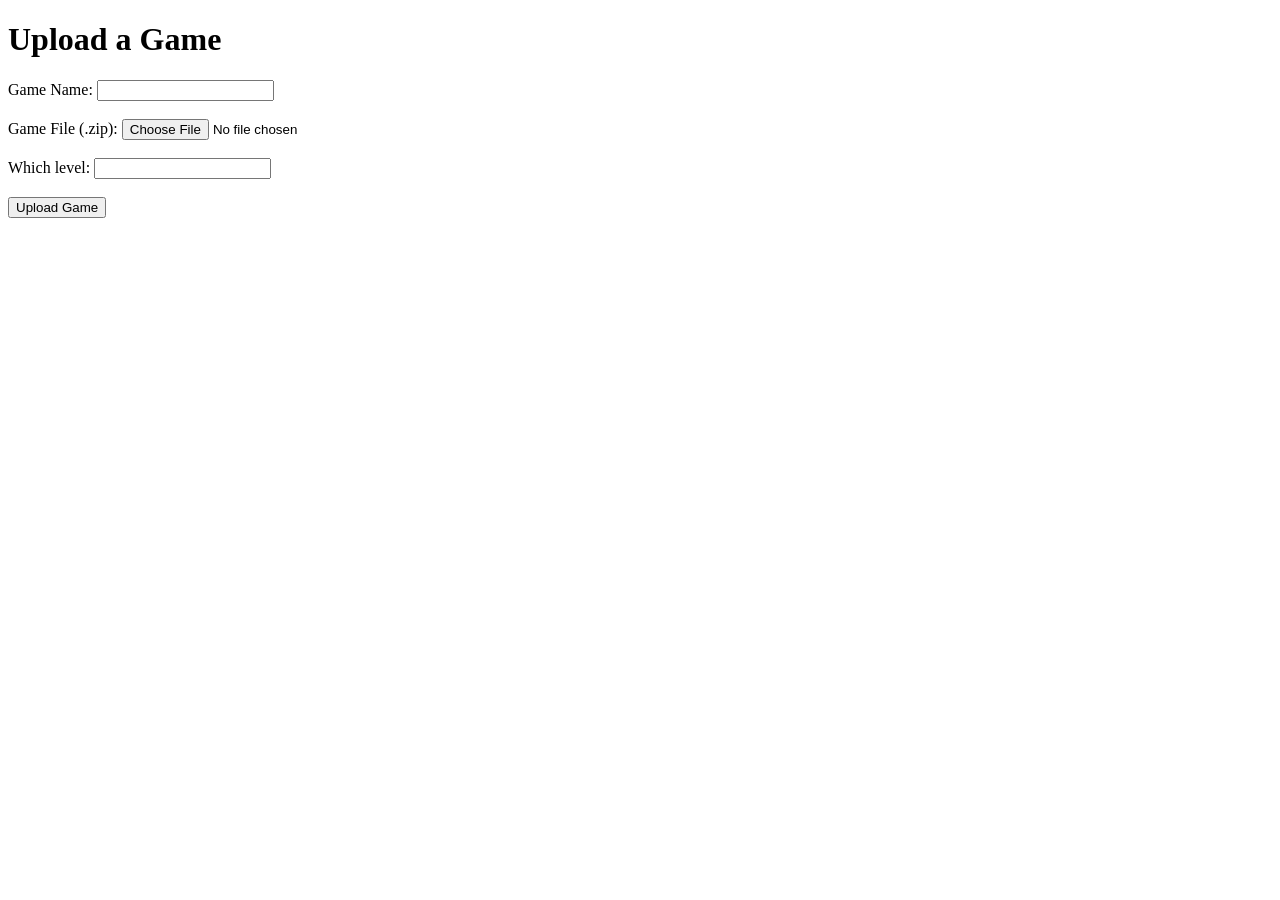
<file: addGame.html>
<!DOCTYPE html>

<script src="env.js"></script>

<html lang="en">
<head>
    <meta charset="UTF-8">
    <meta name="viewport" content="width=device-width, initial-scale=1.0">
    <title>Upload Game</title>
</head>
<body>
    <h1>Upload a Game</h1>

    <form id="uploadForm" enctype="multipart/form-data">
        <label for="gameName">Game Name:</label>
        <input type="text" id="gameName" name="Name" required><br><br>

        <label for="gameFile">Game File (.zip):</label>
        <input type="file" id="file" name="ZipData" accept=".zip" required><br><br>

        <label for="levelName">Which level:</label>
        <input type="text" id="levelName" name="levelName" required><br><br>


        <button type="submit">Upload Game</button>
    </form>

    <script>
        document.getElementById('uploadForm').addEventListener('submit', async function(event) {
            event.preventDefault(); // Prevent default form submission

            const gameName = document.getElementById('gameName').value;  // Get text input value
            const file = document.getElementById('file').files[0]; // Get file input
            const levelName = document.getElementById('levelName').value;

            if (!file) {
                alert("Please select a file.");
                return;
            }

            const formData = new FormData();
            formData.append("gameName", gameName);  // Use the correct property name
            formData.append("file", file); // Use the correct property name
            formData.append("levelName", levelName); // name is to keep track of what the game is, 
            // level name is which level the game will be played in, this is what the back-end will be looking for.

            try {
                const response = await fetch(window.env.API_URL+'/api/admin/upload', {  
                    method: 'POST',
                    body: formData
                });

                if (!response.ok) {
                    throw new Error(`Server responded with ${response.status}`);
                }

                const result = await response.json();
                alert('Game uploaded successfully!');
                console.log(result);
            } catch (error) {
                alert('Error uploading game: ' + error.message);
                console.error(error);
            }
        });
    </script>
</body>
</html>
</file>
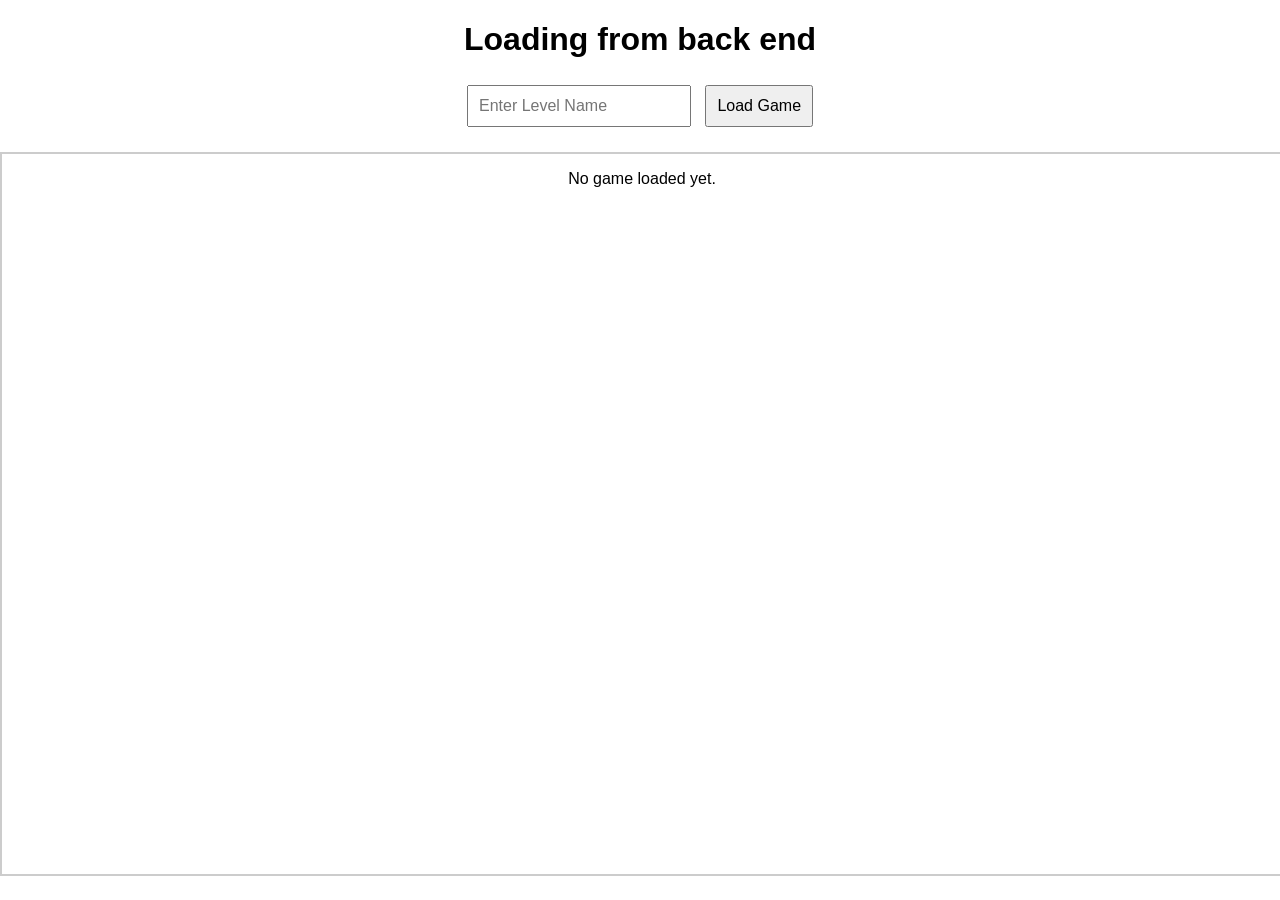
<file: gameDisplay.html>
<!DOCTYPE html>

<script src="env.js"></script>

<html lang="en">
<head>
    <meta charset="UTF-8">
    <meta name="viewport" content="width=device-width, initial-scale=1.0">
    <title>Dlacego nie dzialasz?</title>
    <style>
        body {
            font-family: Arial, sans-serif;
            text-align: center;
            margin: 0;
            padding: 0;
        }
        #game-container {
            width: 100%;
            height: 80vh;
            border: 2px solid #ccc;
            margin-top: 20px;
        }
        input, button {
            padding: 10px;
            font-size: 16px;
            margin: 5px;
        }
    </style>
</head>
<body>

    <h1>Loading from back end</h1>
    
    <input type="text" id="gameIdInput" placeholder="Enter Level Name">
    <button onclick="loadGame()">Load Game</button>

    <div id="game-container">
        <p>No game loaded yet.</p>
    </div>

    <script>
        async function loadGame() {
            const gameId = document.getElementById("gameIdInput").value;
            if (!gameId) {
                alert("Please enter a valid Game ID!");
                return;
            }

            try {
                // Fetch the game URL from the backend
                const response = await fetch(window.env.API_URL+`/api/game/load/${gameId}`);
                
                if (!response.ok) throw new Error("Game not found or error loading.");

                const { url } = await response.json();

                // Clear previous content and create an iframe for the game
                const container = document.getElementById("game-container");
                container.innerHTML = ""; // Clear previous game
                
                const iframe = document.createElement("iframe");
                iframe.src = url;
                iframe.width = "100%";
                iframe.height = "100%";
                iframe.style.border = "none";

                container.appendChild(iframe);
            } catch (error) {
                console.error("Error loading game:", error);
                alert("Failed to load game. Please check the Game ID.");
            }
        }
    </script>

</body>
</html>
</file>
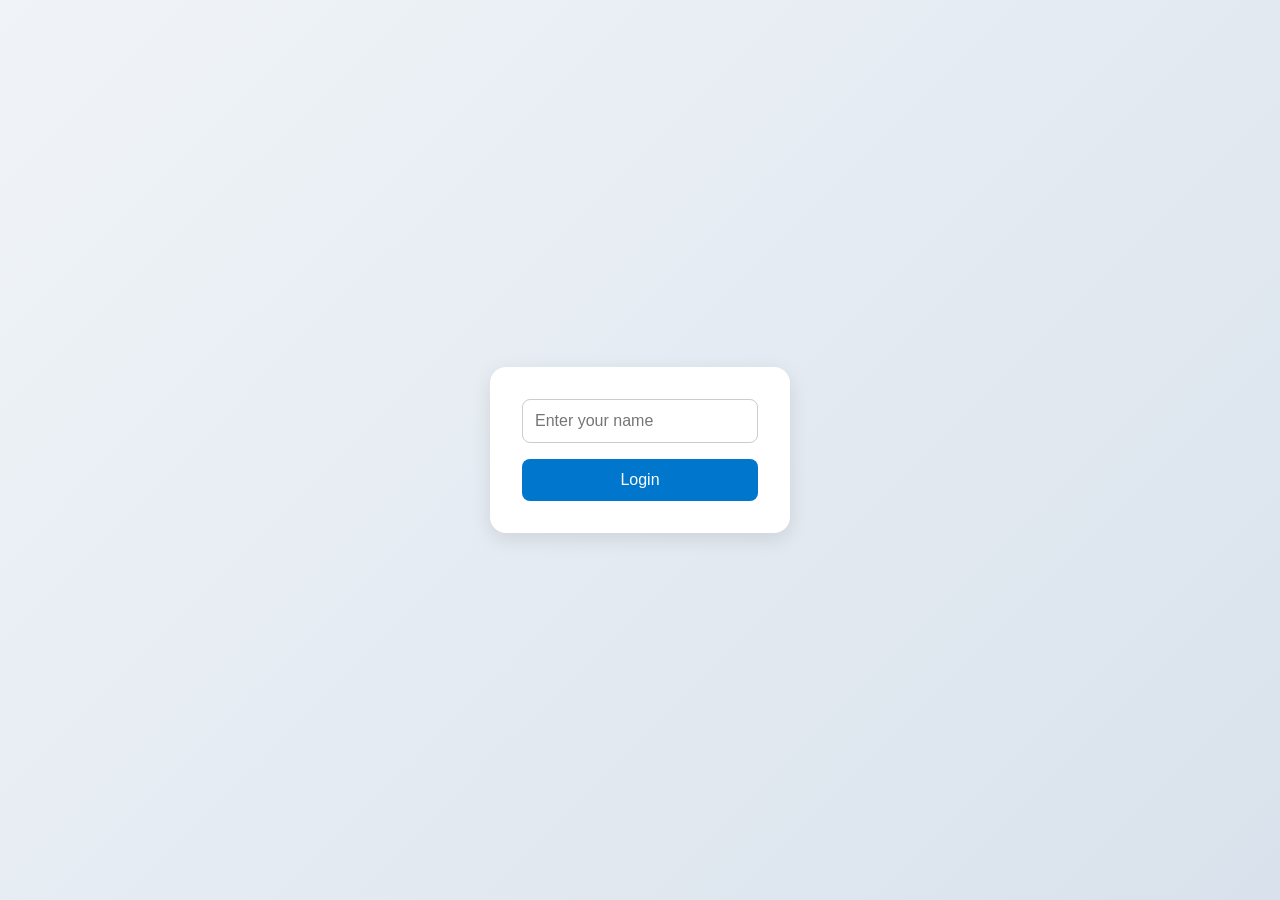
<file: login.html>
<!DOCTYPE html>
<html lang="en">
<head>
  <meta charset="UTF-8" />
  <title>Login</title>
  <script src="env.js"></script>
  <style>
    :root {
      --primary: #0077cc;
      --primary-dark: #005fa3;
      --bg-gradient: linear-gradient(135deg, #f0f4f8, #d9e2ec);
    }

    * {
      box-sizing: border-box;
    }

    body {
      font-family: 'Segoe UI', sans-serif;
      background: var(--bg-gradient);
      margin: 0;
      min-height: 100vh;
      display: flex;
      flex-direction: column;
      justify-content: center;
      align-items: center;
      gap: 1rem; /* space between stacked elements */
    }

    /* Re‑usable card wrapper */
    .card {
      background: #ffffff;
      padding: 2rem;
      border-radius: 1rem;
      box-shadow: 0 6px 20px rgba(0, 0, 0, 0.1);
      min-width: 300px;
      text-align: center;
      display: flex;
      flex-direction: column;
      gap: 1rem; /* space between children */
    }

    input[type="text"] {
      width: 100%;
      padding: 0.75rem;
      border: 1px solid #ccc;
      border-radius: 0.5rem;
      font-size: 1rem;
      transition: border-color 0.3s;
    }

    input[type="text"]:focus {
      border-color: var(--primary);
      outline: none;
    }

    button,
    .button-class {
      padding: 0.75rem 1.5rem;
      background-color: var(--primary);
      color: #ffffff;
      border: none;
      border-radius: 0.5rem;
      font-size: 1rem;
      cursor: pointer;
      text-decoration: none; /* make <a> look like a button */
      transition: background-color 0.3s;
    }

    button:hover,
    .button-class:hover {
      background-color: var(--primary-dark);
    }

    /* Welcome name styling */
    #welcome span {
      font-weight: bold;
      color: var(--primary);
    }
  </style>
</head>
<body>
  <!-- Login panel -->
  <div id="loginForm" class="card">
    <input type="text" id="nameInput" placeholder="Enter your name" />
    <button onclick="login()">Login</button>
  </div>

  <!-- Welcome panel (hidden until login) -->
  <div id="welcome" class="card" style="display:none;">
    <p>Welcome, <span id="userName"></span>!</p>
    <a href="overworld.html" class="button-class">To Overworld</a>
    <button onclick="logout()">Logout</button>
  </div>

  <script>
    function login() {
      const name = document.getElementById('nameInput').value.trim();
      if (!name) return; // Do not submit empty names

      fetch(window.env.API_URL + "/api/score/login", {
        method: 'POST',
        headers: { 'Content-Type': 'application/json' },
        body: JSON.stringify({ Name: name })
      })
      .then(res => res.json())
      .then(data => {
        if (data.success) {
          localStorage.setItem('userName', data.name);
          localStorage.setItem('authToken', data.authToken);
          showWelcome(data.name);
        }
      });
    }

    function logout() {
      localStorage.removeItem('userName');
      location.reload(); // Simple way to reset the UI
    }

    function showWelcome(name) {
      document.getElementById('loginForm').style.display = 'none';
      document.getElementById('welcome').style.display = 'flex';
      document.getElementById('userName').innerText = name;
    }

    // Auto-login if name is saved
    const savedName = localStorage.getItem('userName');
    if (savedName) {
      showWelcome(savedName);
    }
  </script>
</body>
</html>
</file>
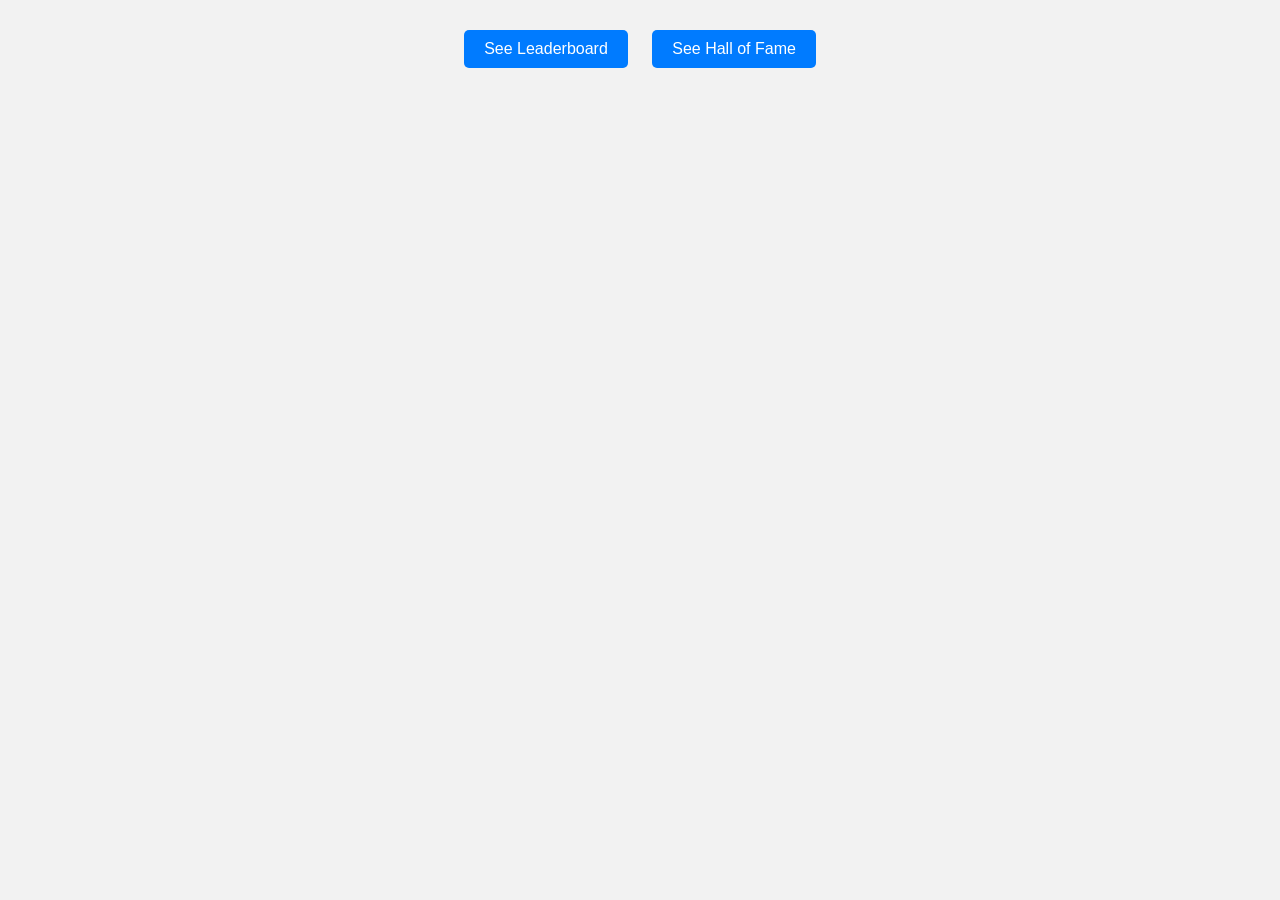
<file: overworld.html>
<!DOCTYPE html>
<html lang="en">
<head>
    <meta charset="UTF-8">
    <title>Game Page</title>
    <style>
        body {
            font-family: Arial, sans-serif;
            text-align: center;
            background-color: #f2f2f2;
            margin: 0;
            padding: 20px;
        }

        .button-container {
            margin-bottom: 20px;
        }

        .button-container a {
            display: inline-block;
            padding: 10px 20px;
            margin: 10px;
            background-color: #007BFF;
            color: white;
            
            text-decoration: none;
            border-radius: 5px;
            font-size: 16px;
        }

        .button-container a:hover {
            background-color: #0056b3;
        }

         iframe {
            width: 105%;
            height: 600px;
            border: none;
        }
    </style>
</head>
<body>

    <div class="button-container">
        <a href="leaderboard.html">See Leaderboard</a>
        <a href="halloffame.html">See Hall of Fame</a>
    </div>

    <iframe
        id="game-frame"
        src="https://pitportfolio.z6.web.core.windows.net/yondas-quest/overworld/index.html"
        allow="fullscreen"
    ></iframe>

        <script>
            const iframe = document.getElementById("game-frame");
            const playerName = localStorage.getItem("userName");

            // Wait for the iframe to say it's ready
            window.addEventListener("message", (event) => 
            {
                if (event.data?.call === "iframeReady") {
                iframe.contentWindow.postMessage(
                    { call: "sendPlayerName", value: playerName },
                    "https://pitportfolio.z6.web.core.windows.net"
                );
                }
            });
    </script>


</body>
</html>
</file>
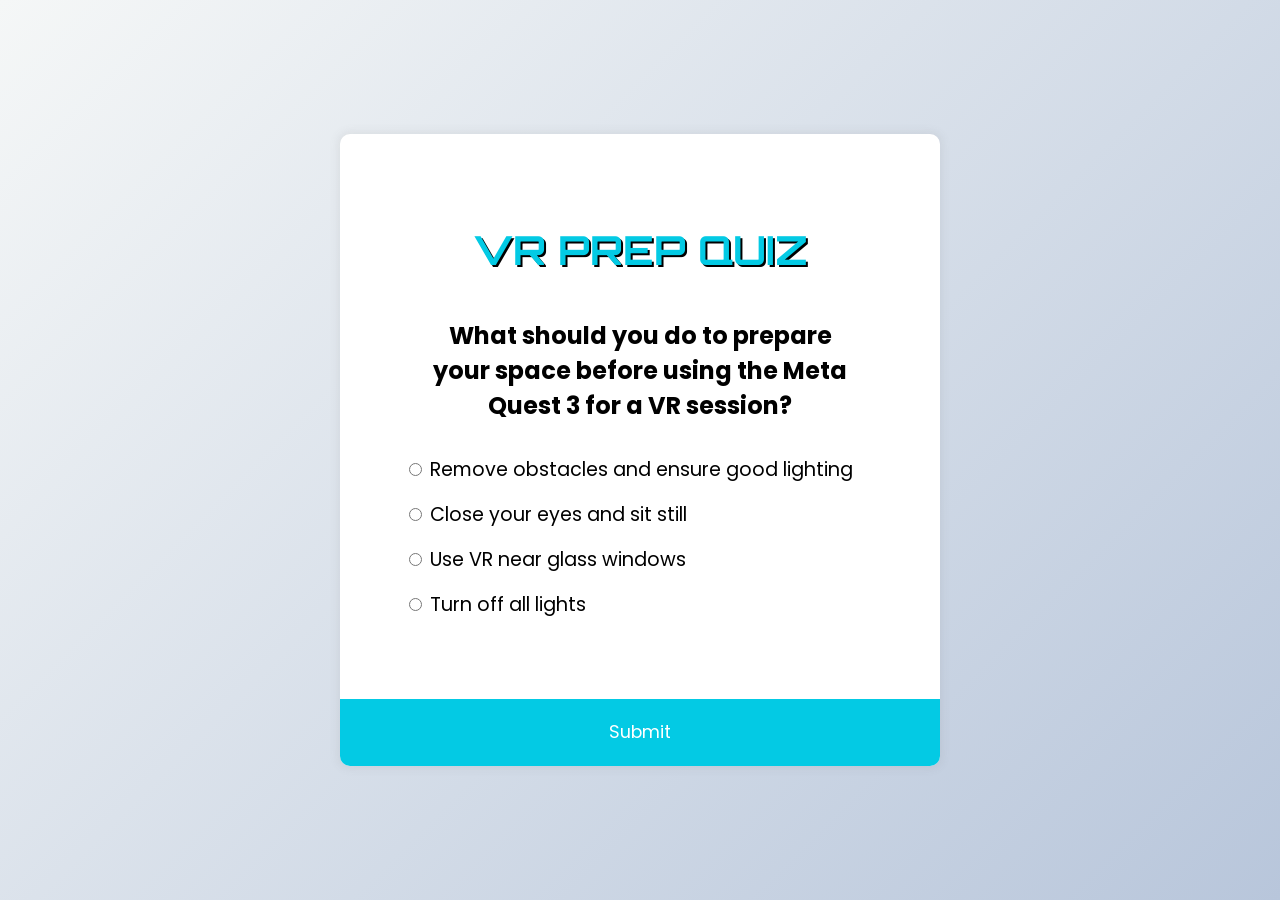
<file: quiz1.html>
<!DOCTYPE html>

<script src="env.js"></script>

<html lang="en">
<head>
    <meta charset="UTF-8">
    <meta name="viewport" content="width=device-width, initial-scale=1.0">
    <link rel="stylesheet" href="quiz1.css">
    <title>Xr Quiz</title>
</head>
<body>

    <div class="quiz-container" id="quiz">
        <div class="quiz-header">

            <h1>VR PREP QUIZ </h1>
            <h2 id="question">Question Text</h2>
            <ul>
              <li>
                  <input type="radio" name="answer" id="a" class="answer">
                  <label for="a" id="a_text">Answer</label>
              </li>

              <li>
                  <input type="radio" name="answer" id="b" class="answer">
                  <label for="b" id="b_text">Answer</label>
              </li>

              <li>
                  <input type="radio" name="answer" id="c" class="answer">
                  <label for="c" id="c_text">Answer</label>
              </li>

              <li>
                  <input type="radio" name="answer" id="d" class="answer">
                  <label for="d" id="d_text">Answer</label>
              </li>
              
            </ul>
        </div>

        <button id="submit">Submit</button>
        
    </div>
    

    <script src="quiz1script.js"></script>
</body>
</html>
</file>
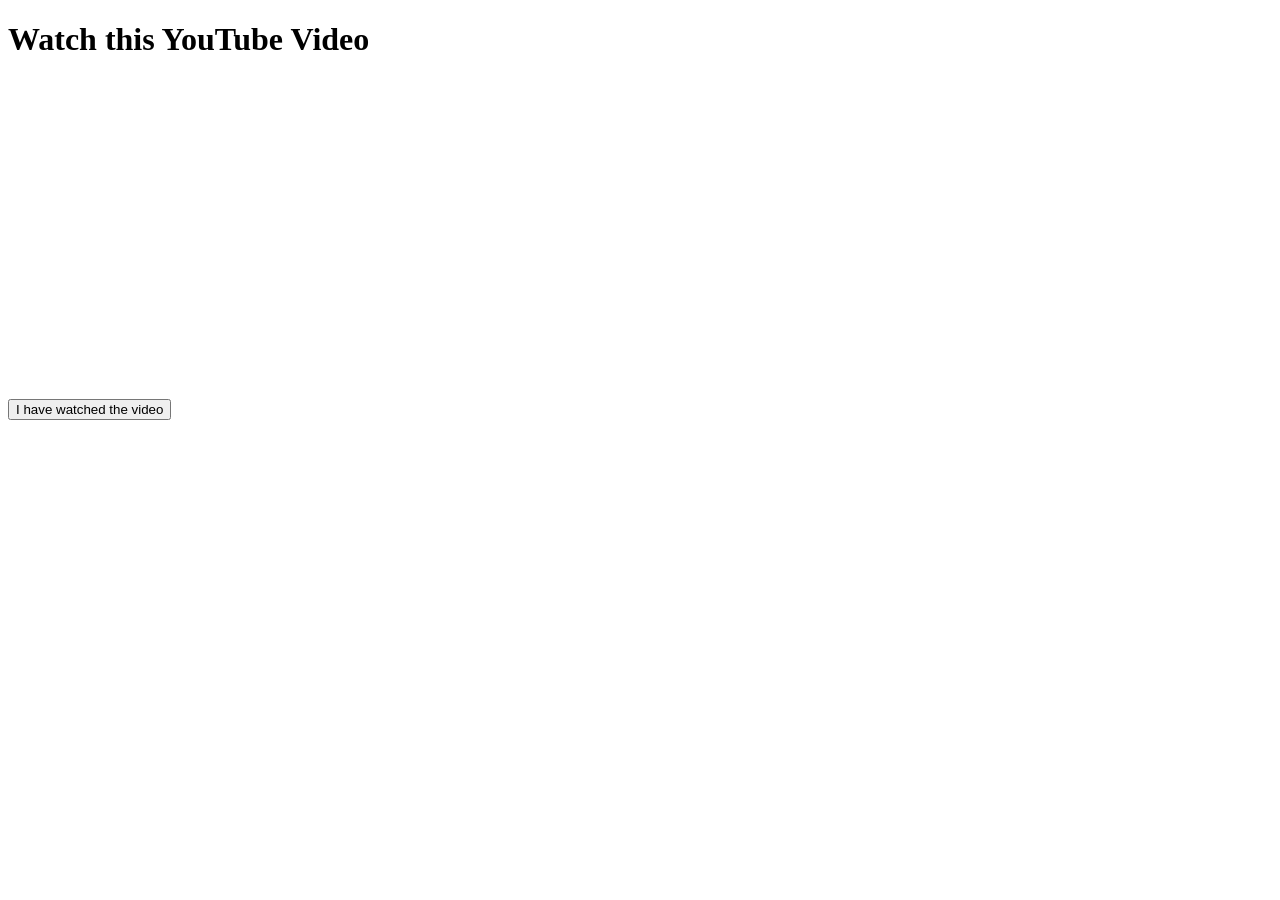
<file: seeVideo.html>
<!DOCTYPE html>
<html lang="en">
<head>
    <meta charset="UTF-8">
    <meta name="viewport" content="width=device-width, initial-scale=1.0">
    <title>VR IS SUPER COOL</title>
</head>
<body>
    <h1>Watch this YouTube Video</h1>

    <!-- Embed YouTube Video -->
    <div>
        <iframe width="560" height="315" src="https://www.youtube.com/embed/ycV7iFG_l-U?autoplay=1" 
        frameborder="0" allow="accelerometer; autoplay; encrypted-media; gyroscope; picture-in-picture" 
        allowfullscreen></iframe>
    </div>

    <!-- Button to navigate to another page -->
    <div>
        <button id="navigateButton">I have watched the video</button>
    </div>

    <script>
        // Function to navigate to another page
        document.getElementById('navigateButton').onclick = function() {
            //window.location.href = '// Replace with the URL of the page you want to link to
            window.history.back();
        };
    </script>
</body>
</html>
</file>
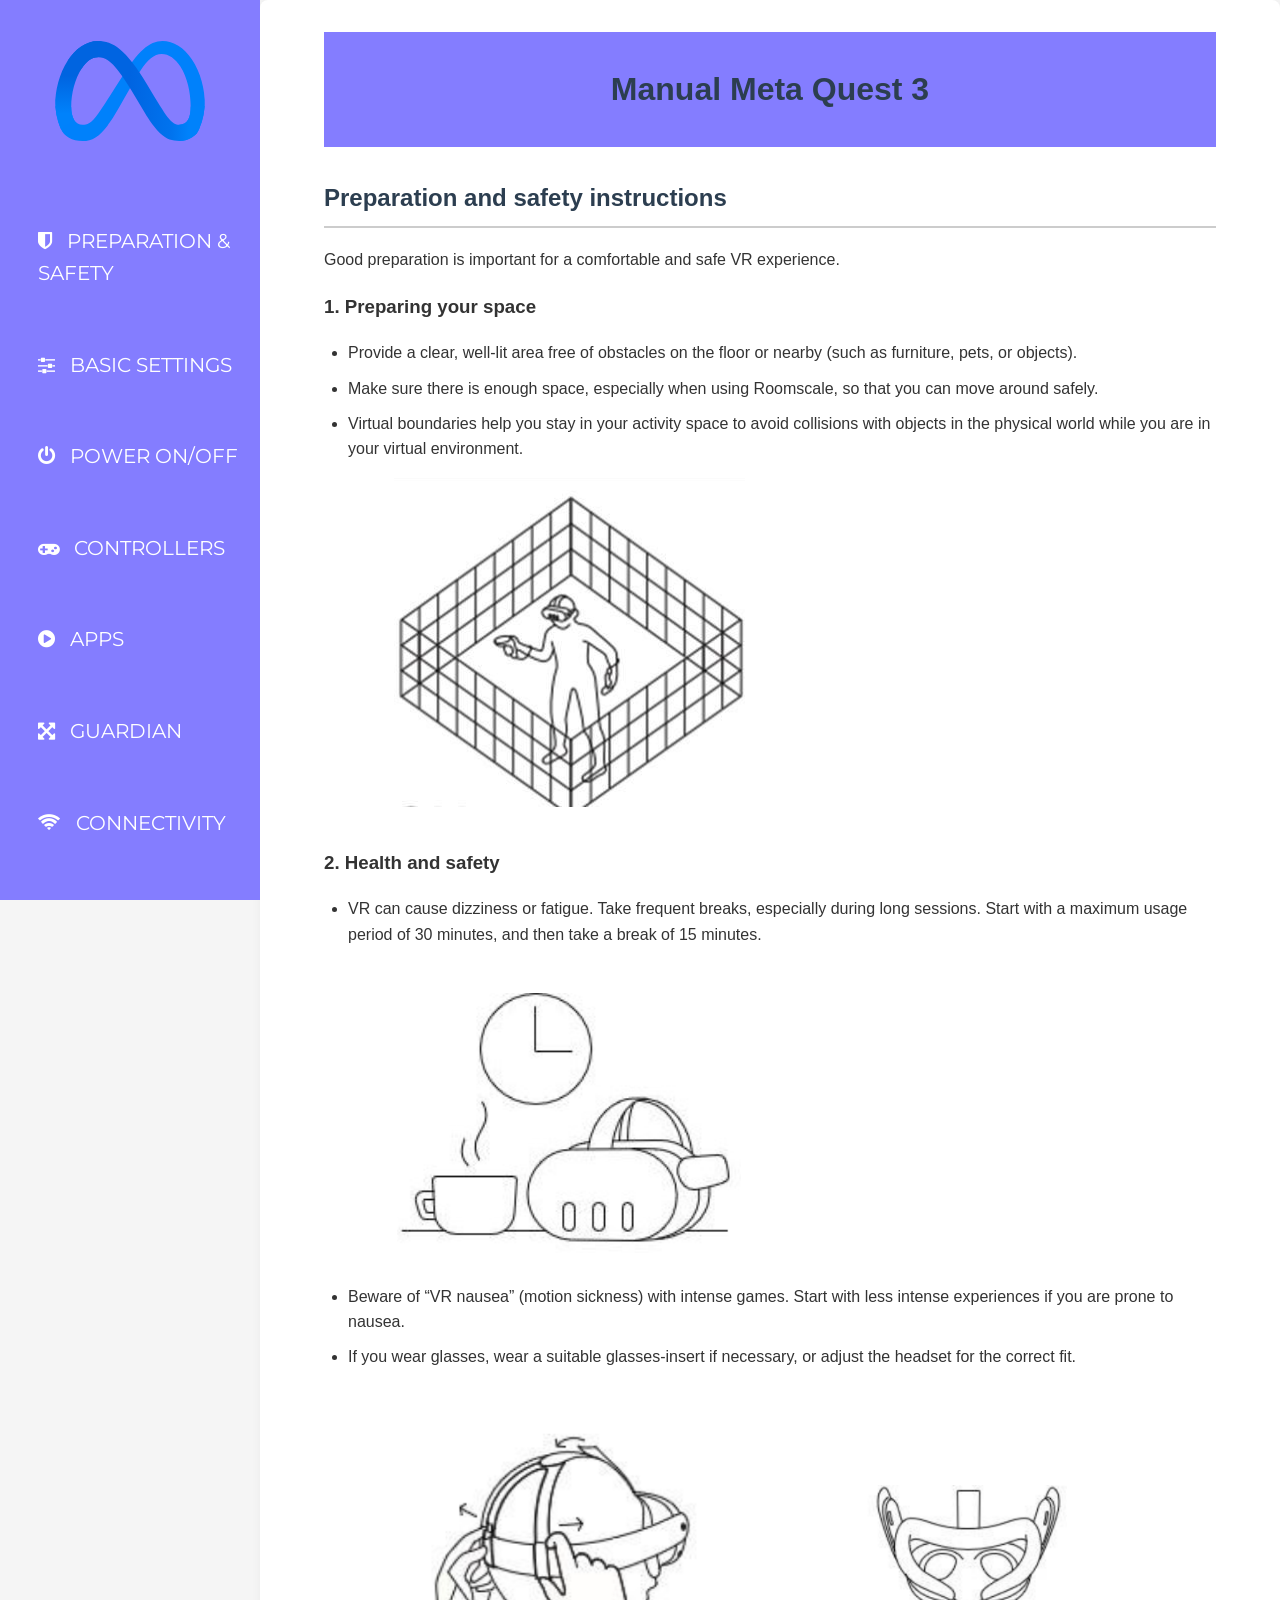
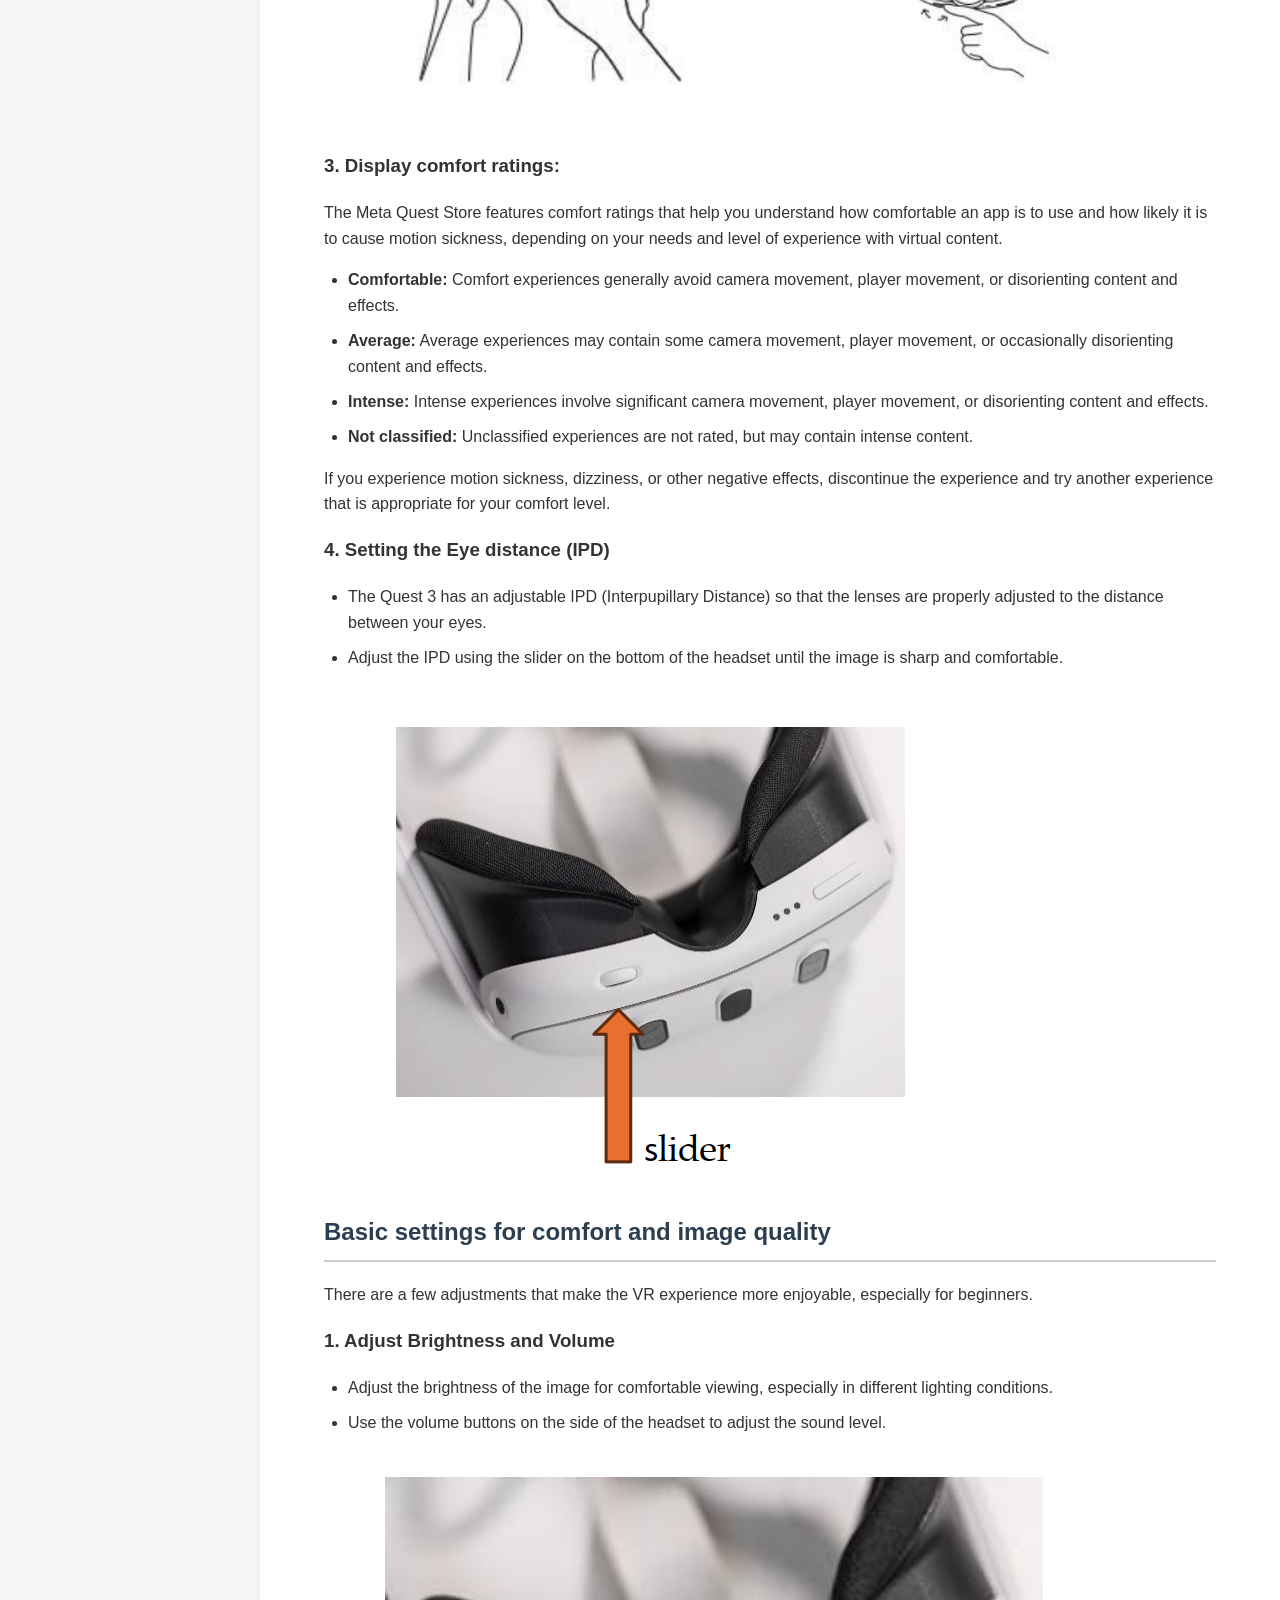
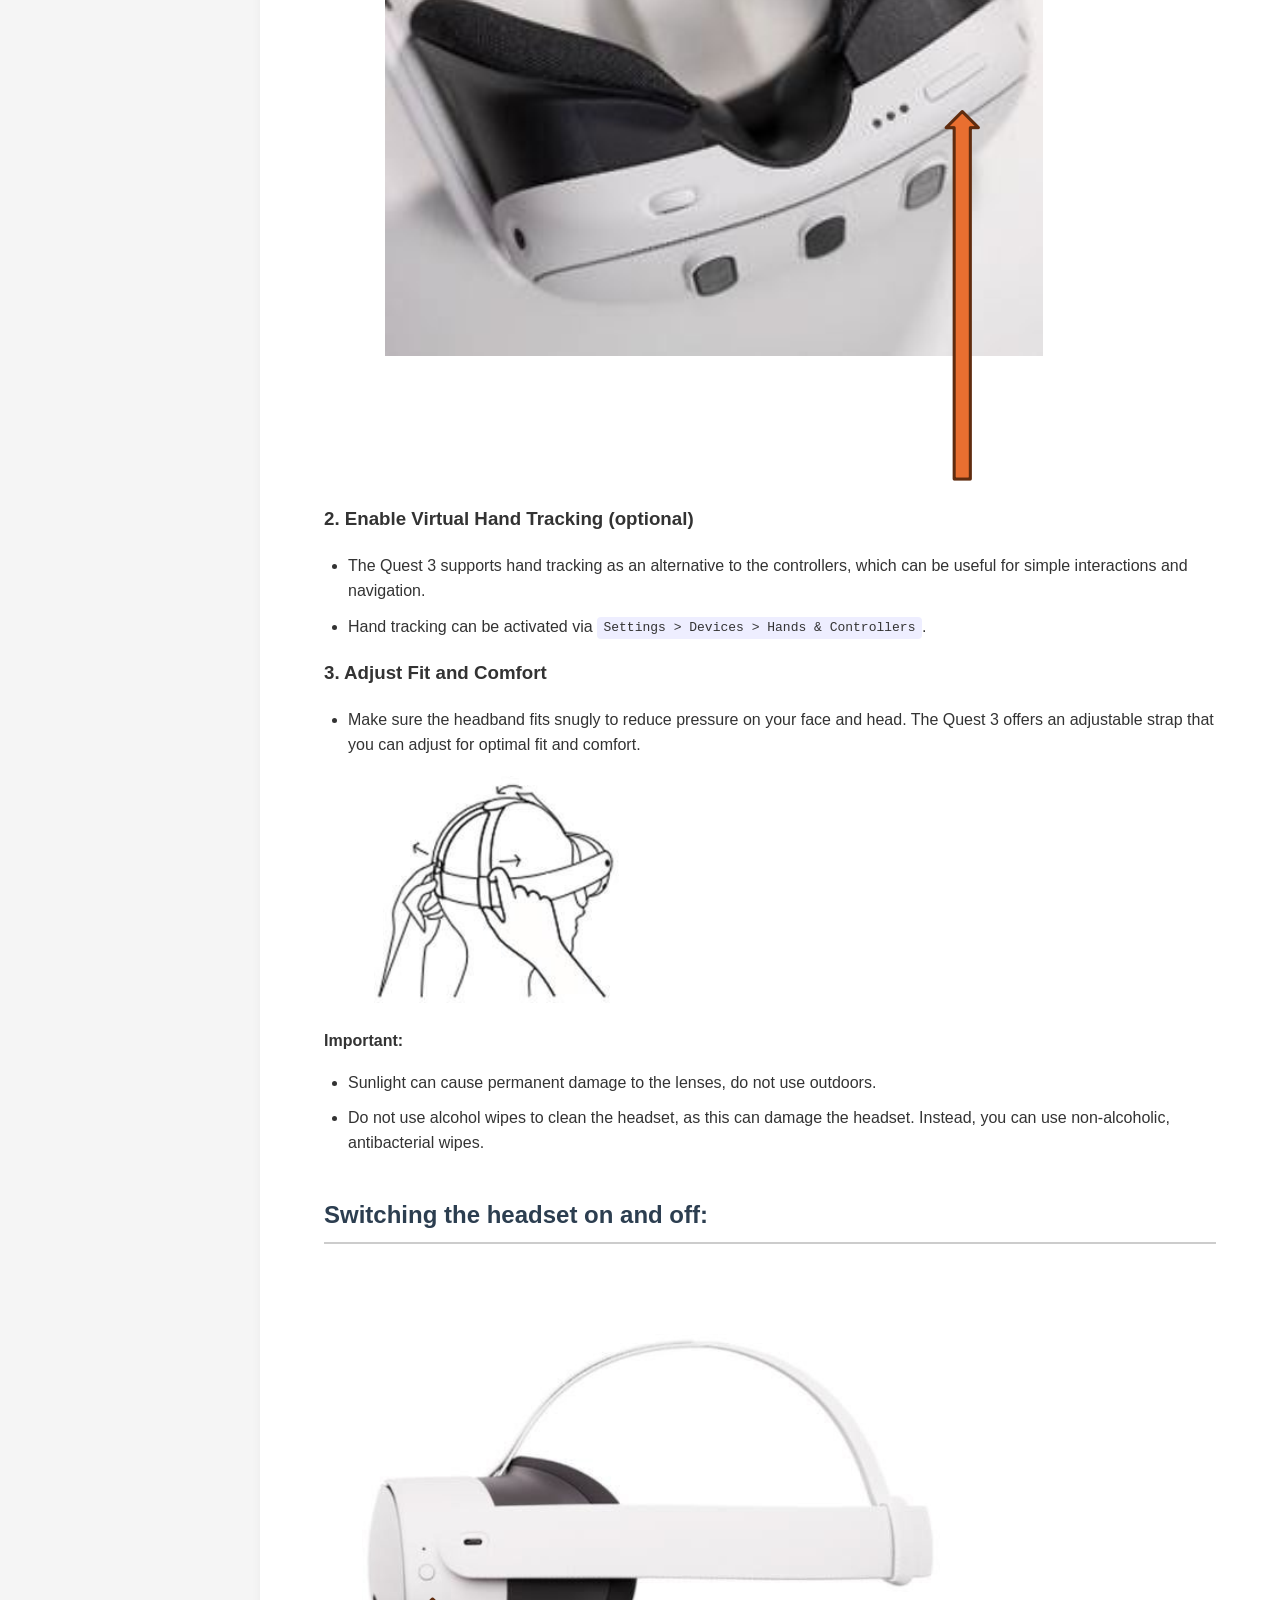
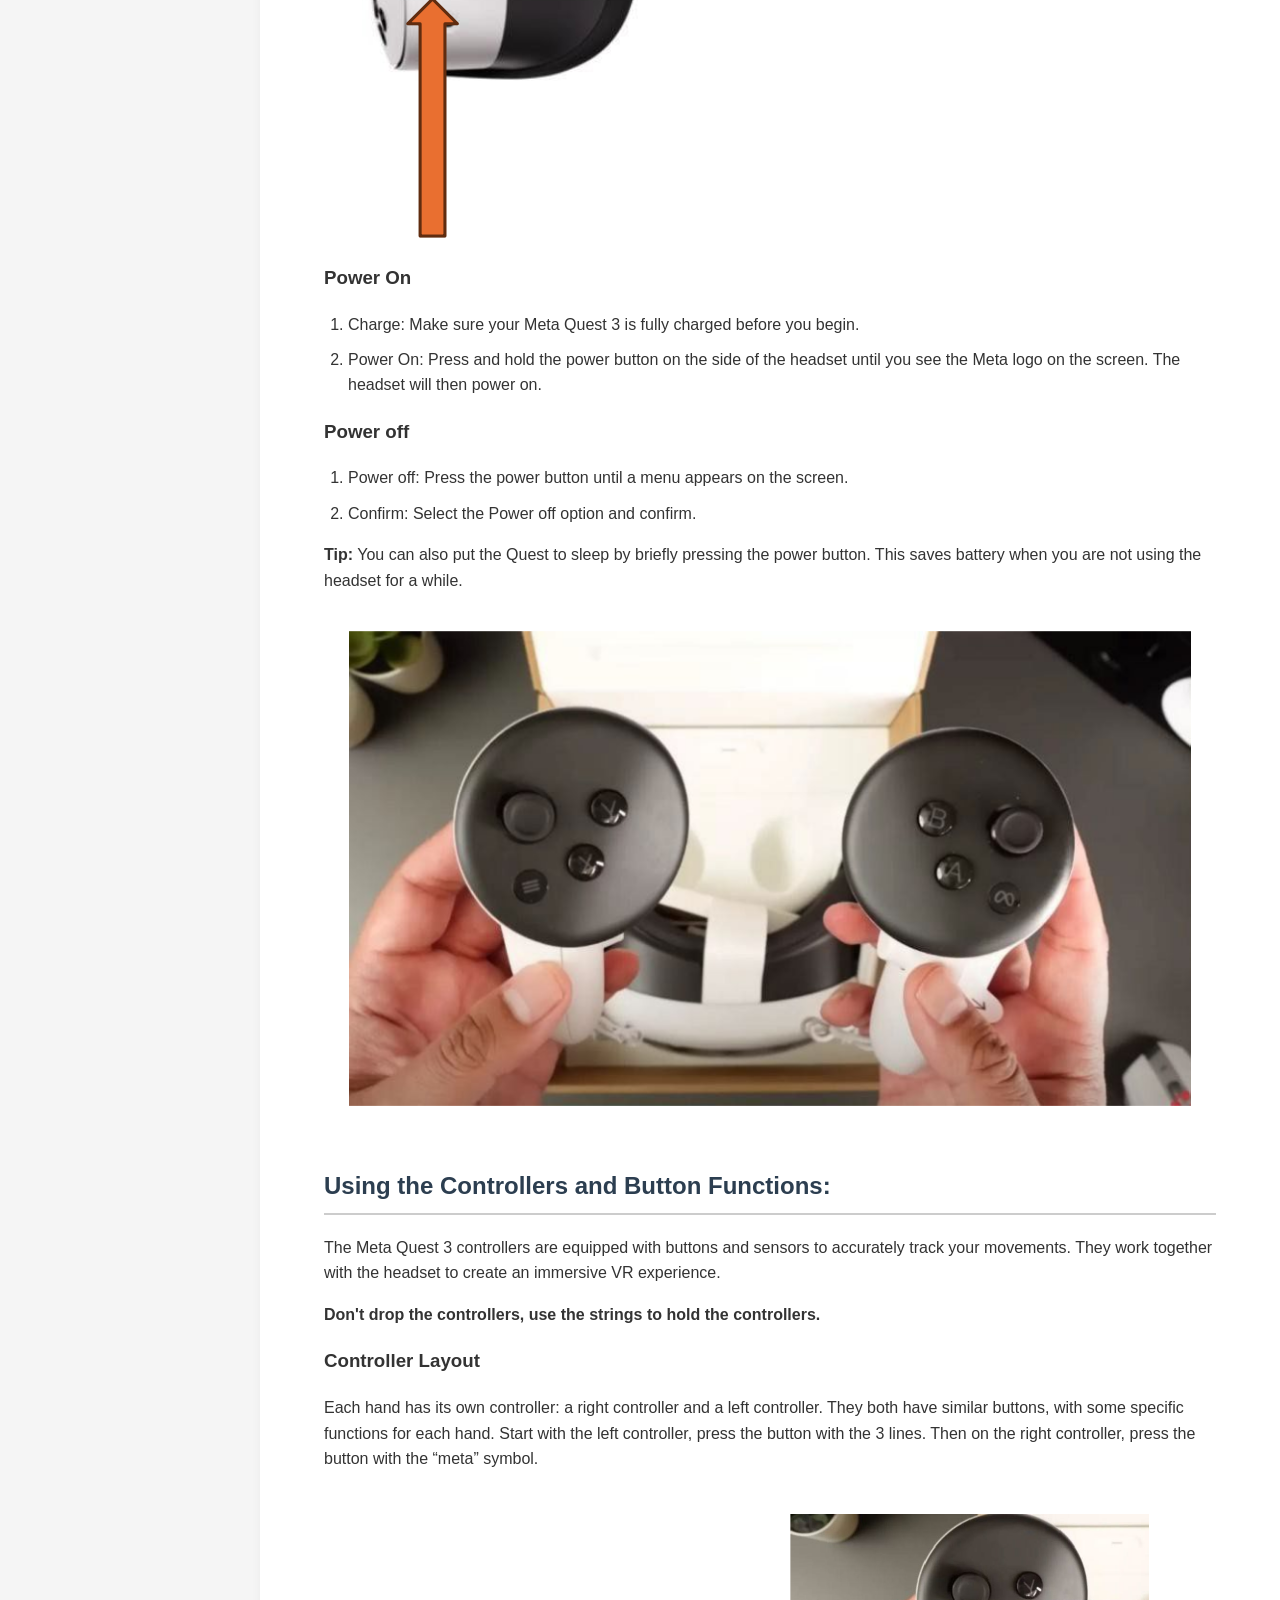
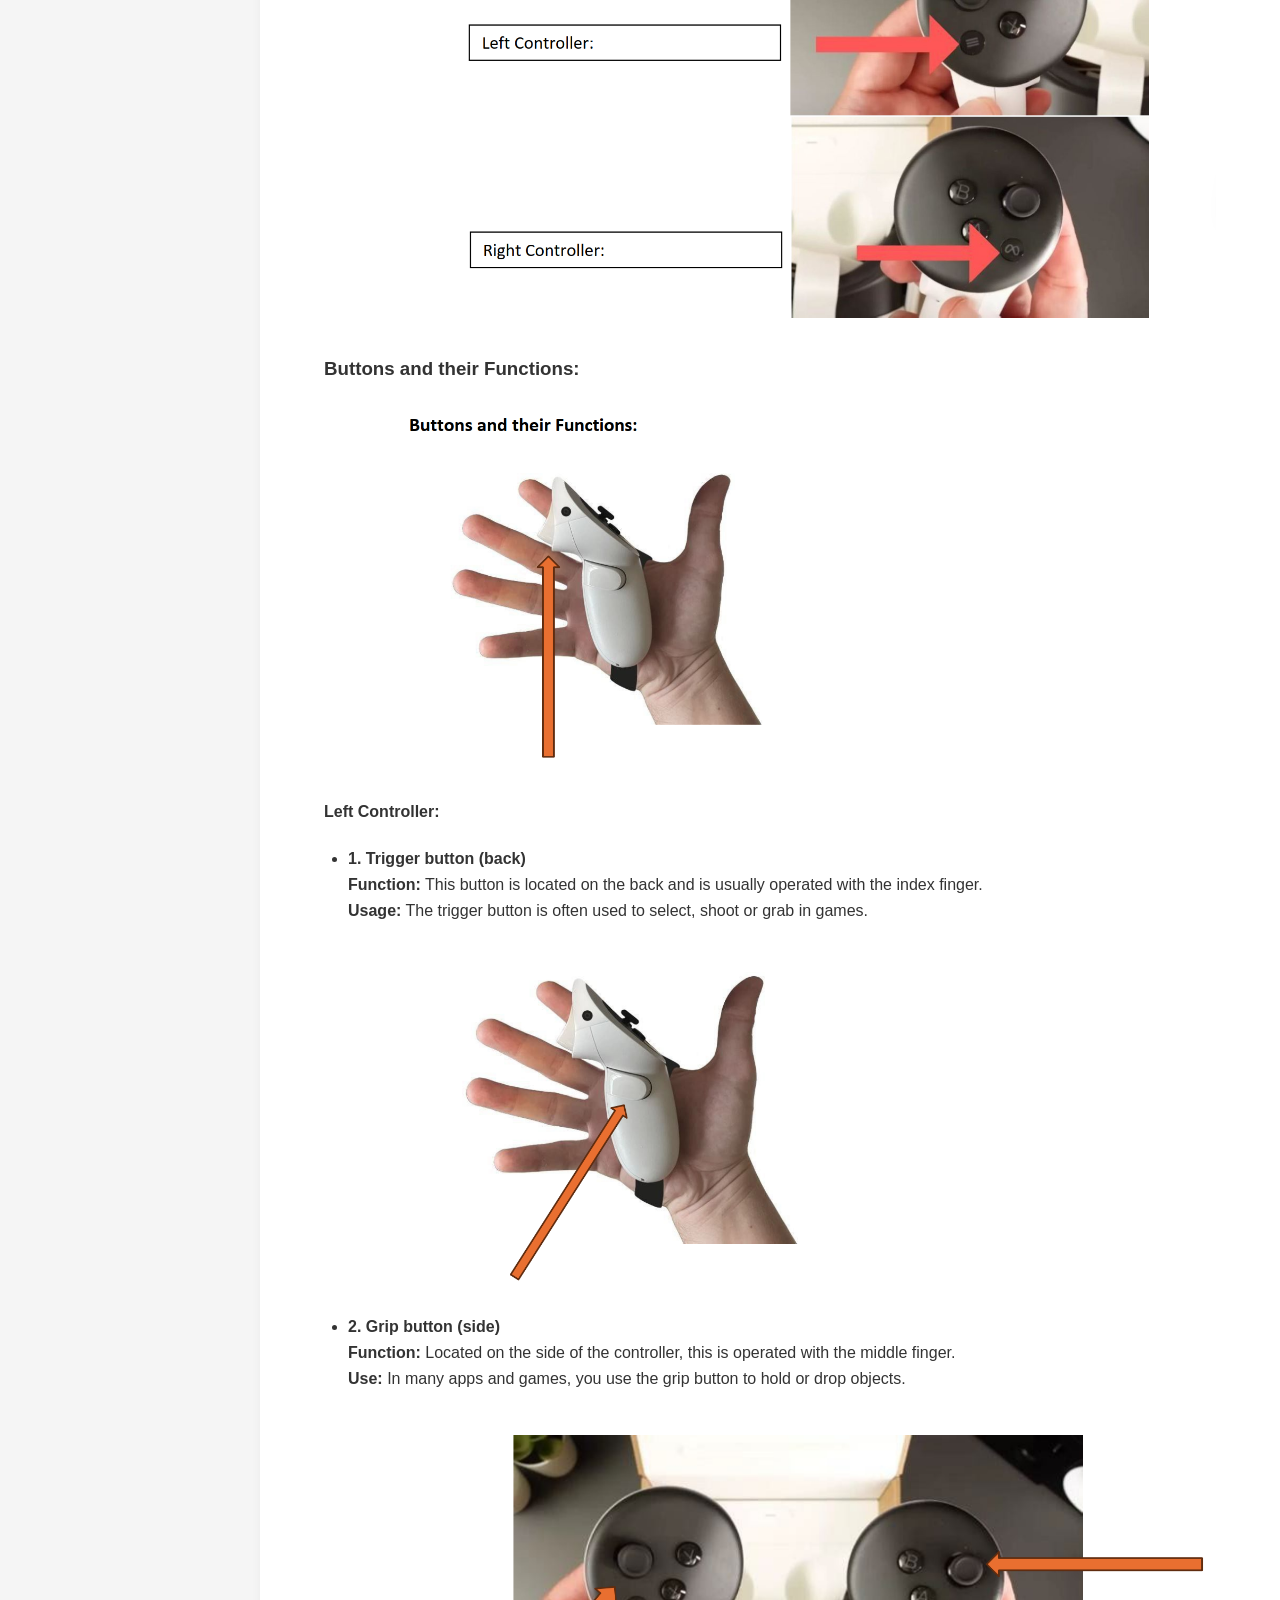
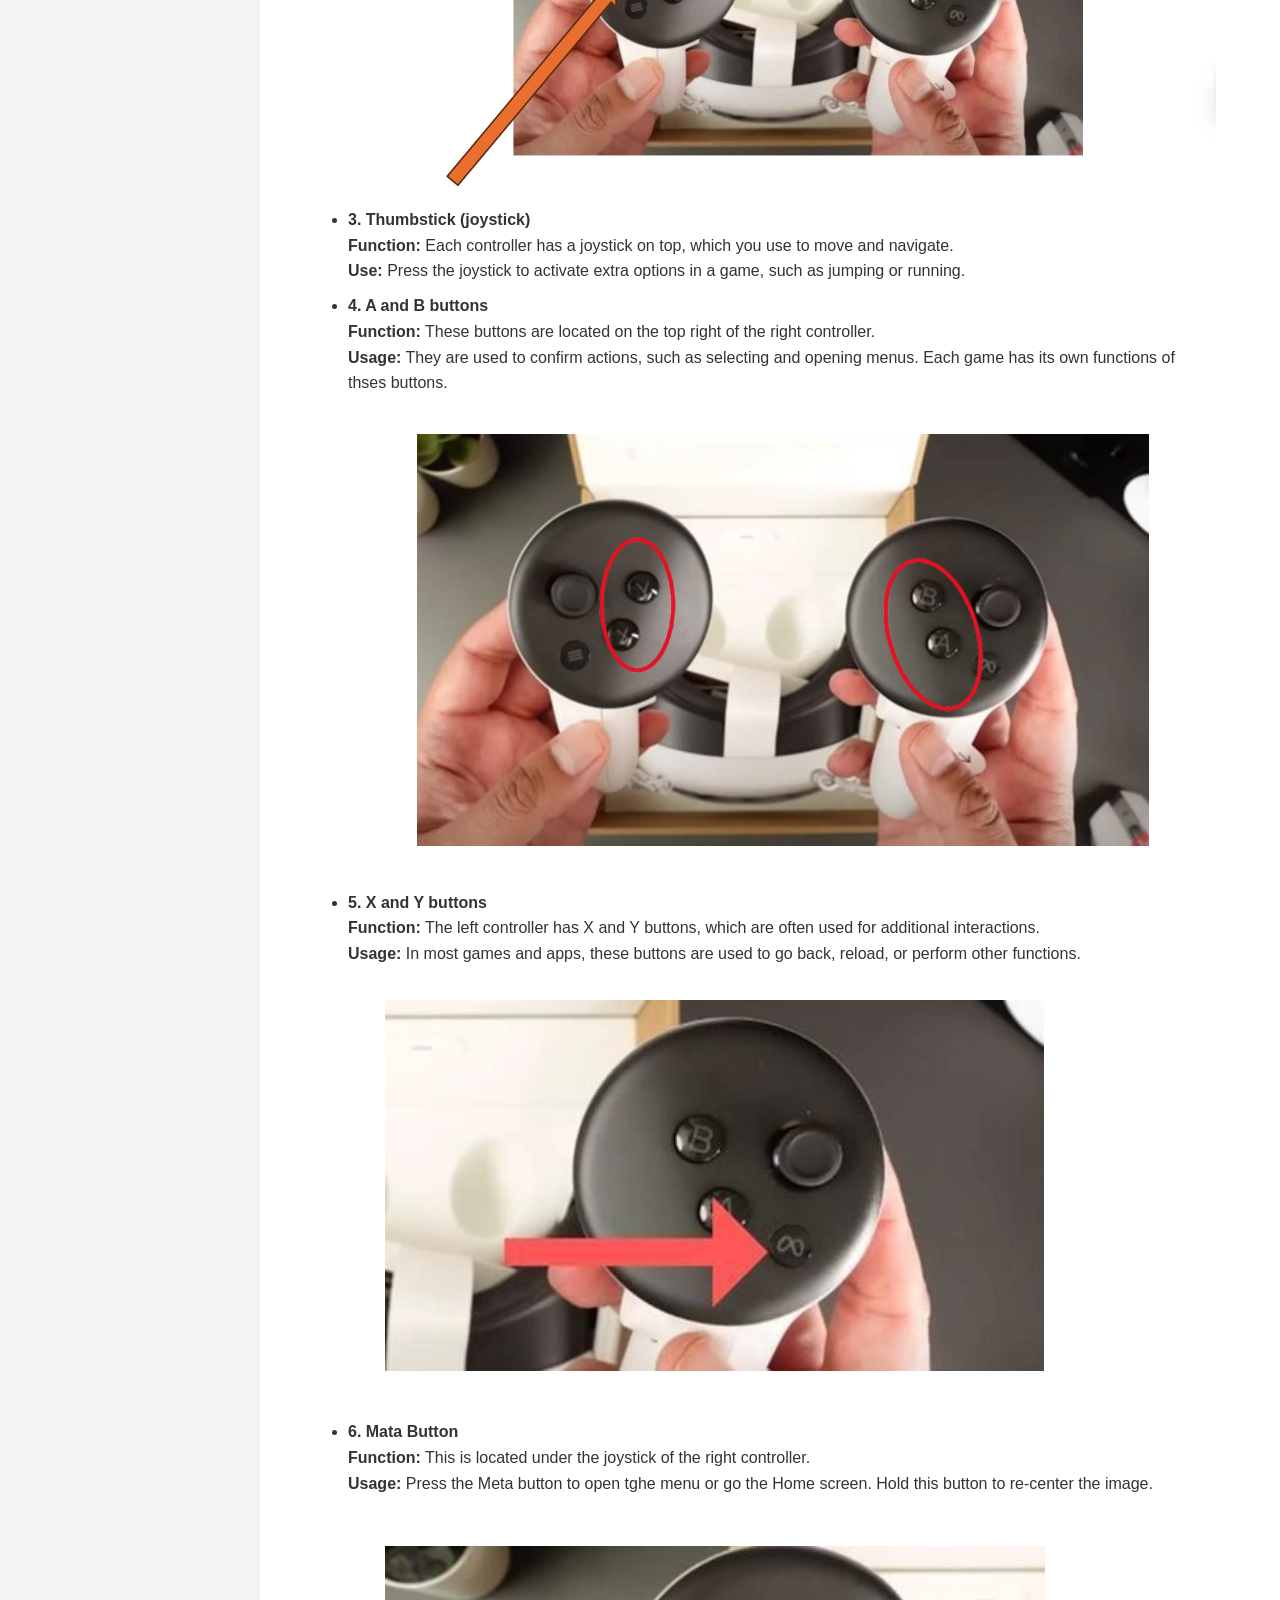
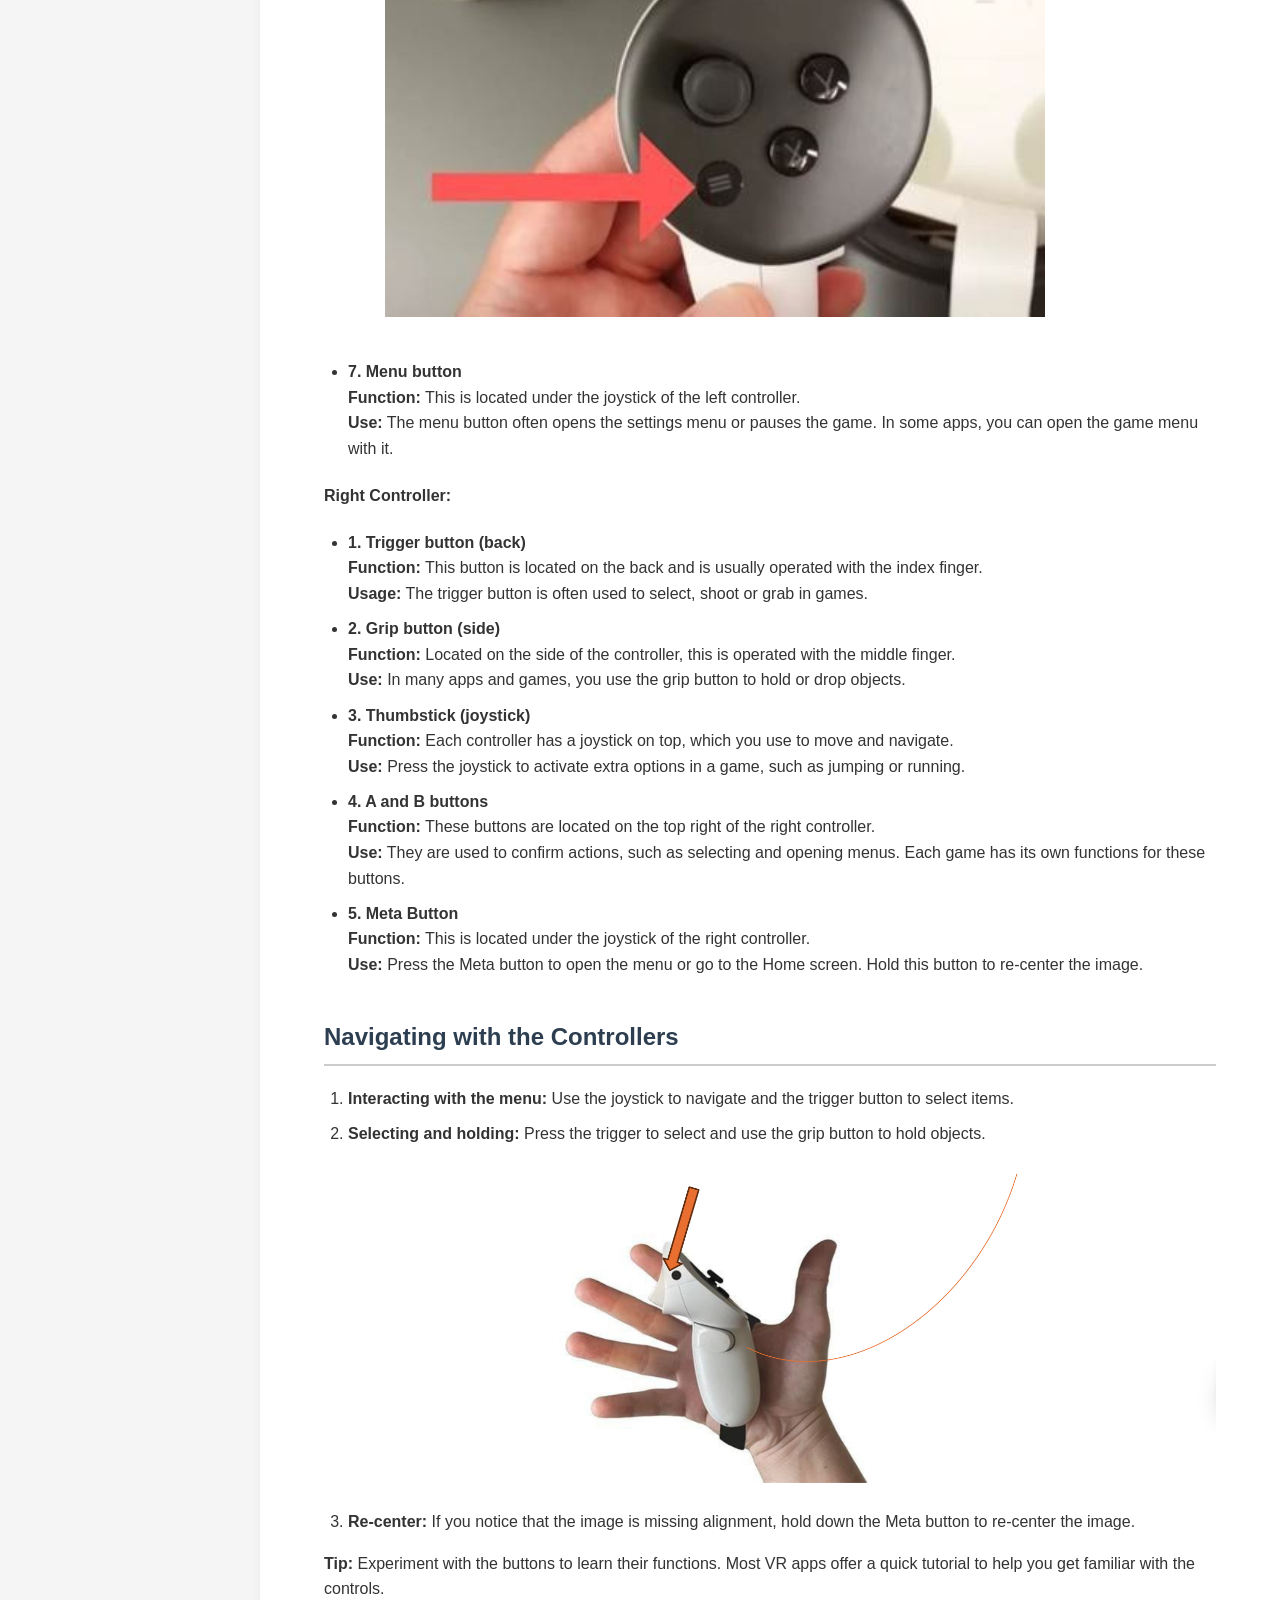
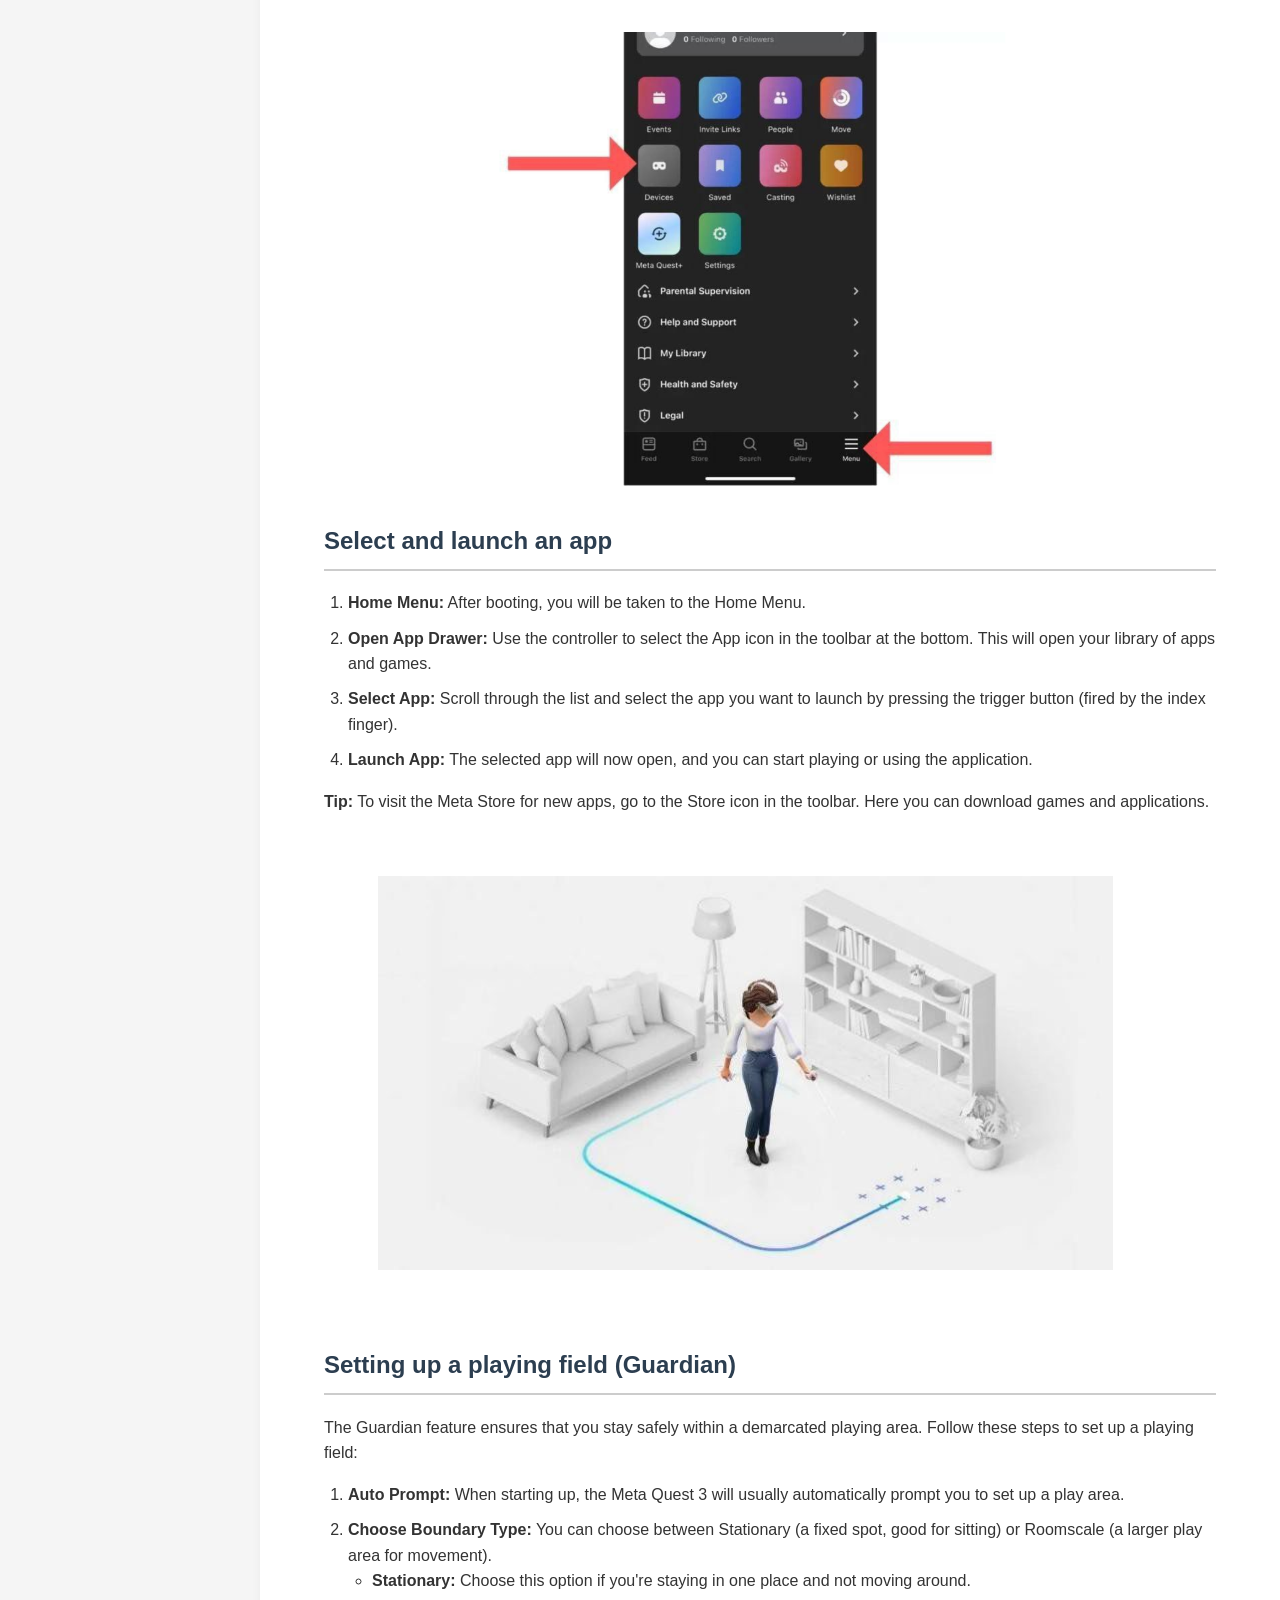
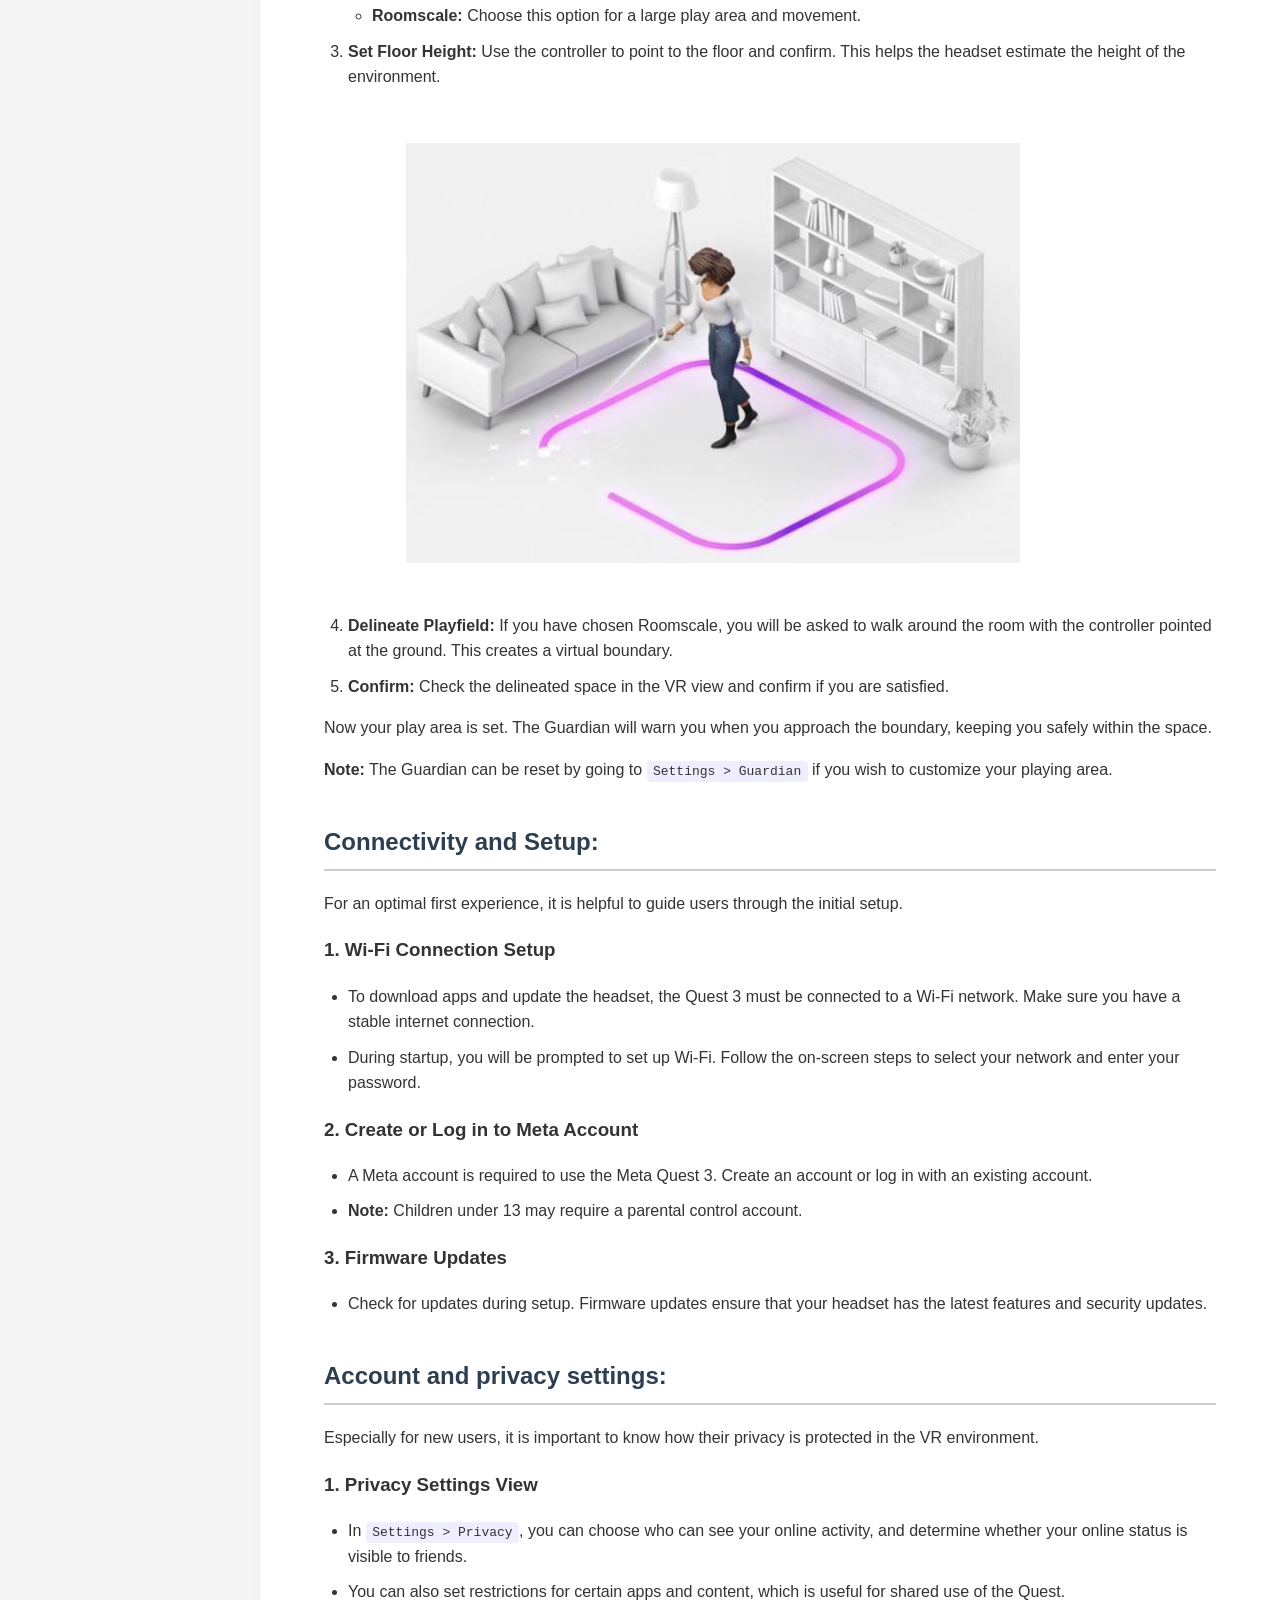
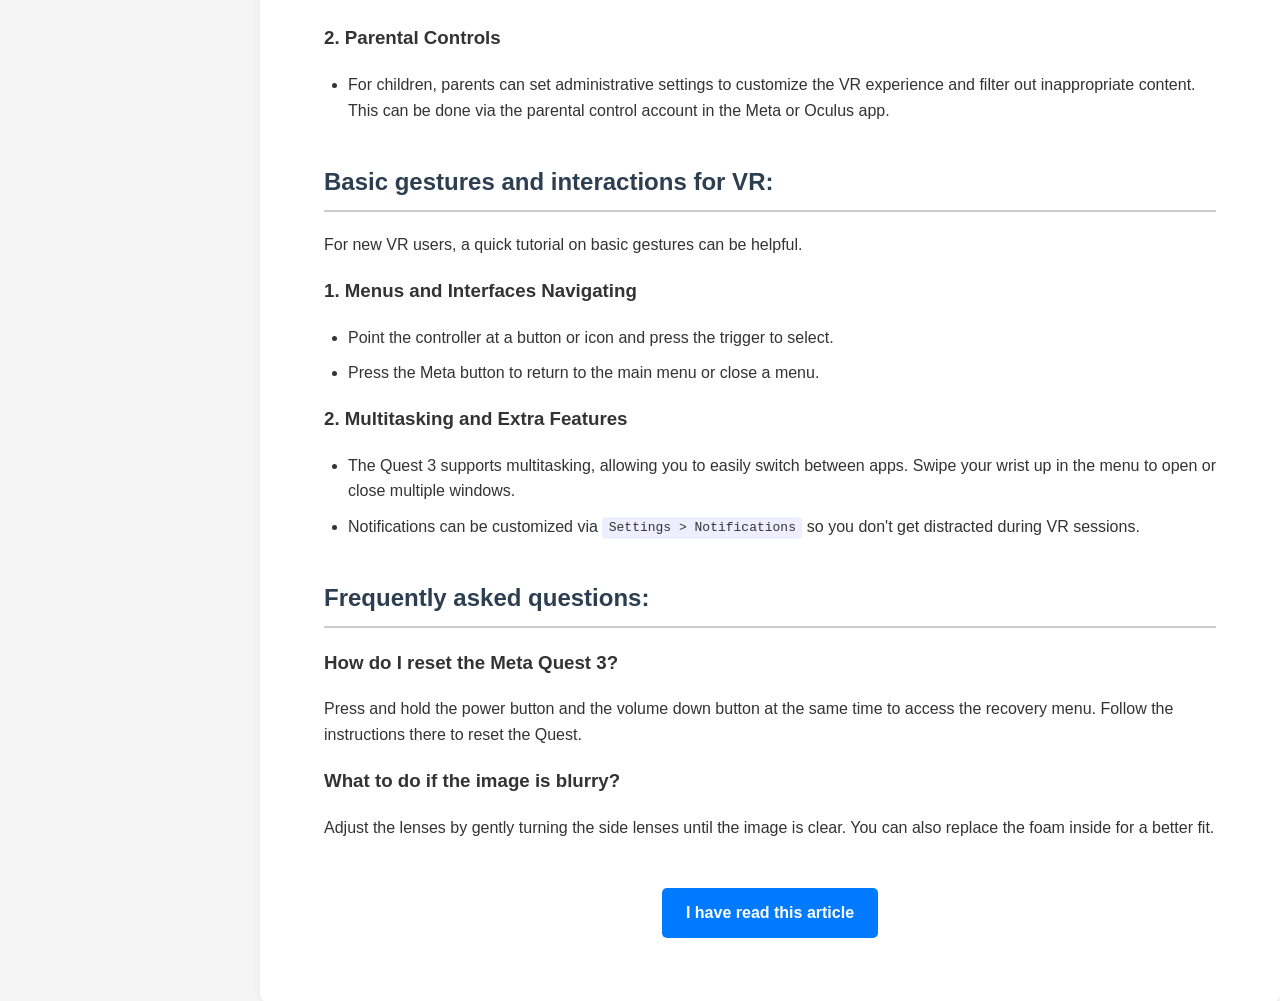
<file: understandHeadset.html>
<!DOCTYPE html>
<html lang="en">
  <head>
    <meta charset="UTF-8" />
    <meta name="viewport" content="width=device-width, initial-scale=1.0" />
    <title>Meta Quest 3 Manual</title>
    <link href="https://fonts.googleapis.com/css2?family=Montserrat:wght@300;400;600&display=swap" rel="stylesheet">
    <link href="https://cdnjs.cloudflare.com/ajax/libs/font-awesome/4.7.0/css/font-awesome.css" rel="stylesheet">
    <link rel="stylesheet" href="metaQuest.css" />
  </head>
  <body>
    <nav>
      <ul>
        <li class="logo"><img alt="" src="images/meta-3.svg"></li>
        <li><a href="#prep-safety"><i class="fa fa-shield"></i> &nbsp; preparation & safety</a></li>
        <li><a href="#basic-settings"><i class="fa fa-sliders"></i> &nbsp; basic settings</a></li>
        <li><a href="#power-cycle"><i class="fa fa-power-off"></i> &nbsp; power on/off</a></li>
        <li><a href="#controllers"><i class="fa fa-gamepad"></i> &nbsp; controllers</a></li>
        <li><a href="#app-launch"><i class="fa fa-play-circle"></i> &nbsp; apps</a></li>
        <li><a href="#guardian"><i class="fa fa-arrows-alt"></i> &nbsp; guardian</a></li>
        <li><a href="#connectivity"><i class="fa fa-wifi"></i> &nbsp; connectivity</a></li>
        <li><a href="#privacy"><i class="fa fa-lock"></i> &nbsp; privacy</a></li>
        <li><a href="#gestures"><i class="fa fa-hand-paper-o"></i> &nbsp; gestures</a></li>
        <li><a href="#faq"><i class="fa fa-question-circle"></i> &nbsp; faq</a></li>
      </ul>
    </nav>
  
    <div class="wrapper">

    <main>

      <header>
        <h1>Manual Meta Quest 3</h1>
      </header>
      
      <section id="prep-safety">
        <h2>Preparation and safety instructions</h2>
        <p>
          Good preparation is important for a comfortable and safe VR
          experience.
        </p>

        <h3>1. Preparing your space</h3>
        <ul>
          <li>
            Provide a clear, well-lit area free of obstacles on the floor or
            nearby (such as furniture, pets, or objects).
          </li>
          <li>
            Make sure there is enough space, especially when using Roomscale, so
            that you can move around safely.
          </li>
          <li>
            Virtual boundaries help you stay in your activity space to avoid
            collisions with objects in the physical world while you are in your
            virtual environment.
          </li>
          <div class="image1"><img src="images/space.png" alt="space"></div>
        </ul>

        <h3>2. Health and safety</h3>
        <ul>
          <li>
            VR can cause dizziness or fatigue. Take frequent breaks, especially
            during long sessions. Start with a maximum usage period of 30
            minutes, and then take a break of 15 minutes.
          </li>
          <div class="image"><img src="images/image2.png" alt=""></div>
          <li>
            Beware of “VR nausea” (motion sickness) with intense games. Start
            with less intense experiences if you are prone to nausea.
          </li>
          <li>
            If you wear glasses, wear a suitable glasses-insert if necessary, or
            adjust the headset for the correct fit.
          </li>
          <div class="image"><img src="images/image3.png" alt=""></div>
        </ul>

        <h3>3. Display comfort ratings:</h3>
        <p>
          The Meta Quest Store features comfort ratings that help you understand
          how comfortable an app is to use and how likely it is to cause motion
          sickness, depending on your needs and level of experience with virtual
          content.
        </p>
        <ul>
          <li>
            <strong>Comfortable:</strong> Comfort experiences generally avoid
            camera movement, player movement, or disorienting content and
            effects.
          </li>
          <li>
            <strong>Average:</strong> Average experiences may contain some
            camera movement, player movement, or occasionally disorienting
            content and effects.
          </li>
          <li>
            <strong>Intense:</strong> Intense experiences involve significant
            camera movement, player movement, or disorienting content and
            effects.
          </li>
          <li>
            <strong>Not classified:</strong> Unclassified experiences are not
            rated, but may contain intense content.
          </li>
        </ul>
        <p>
          If you experience motion sickness, dizziness, or other negative
          effects, discontinue the experience and try another experience that is
          appropriate for your comfort level.
        </p>

        <h3>4. Setting the Eye distance (IPD)</h3>
        <ul>
          <li>
            The Quest 3 has an adjustable IPD (Interpupillary Distance) so that
            the lenses are properly adjusted to the distance between your eyes.
          </li>
          <li>
            Adjust the IPD using the slider on the bottom of the headset until
            the image is sharp and comfortable.
          </li>
          <div class="image"><img src="images/image4.png" alt=""></div>
        </ul>
      </section>

      <!-- 2. Basic Settings for Comfort & Image Quality -->
      <section id="basic-settings">
        <h2>Basic settings for comfort and image quality</h2>
        <p>
          There are a few adjustments that make the VR experience more
          enjoyable, especially for beginners.
        </p>

        <h3>1. Adjust Brightness and Volume</h3>
        <ul>
          <li>
            Adjust the brightness of the image for comfortable viewing,
            especially in different lighting conditions.
          </li>
          <li>
            Use the volume buttons on the side of the headset to adjust the
            sound level.
          </li>
          <div class="image"><img src="images/image5.png" alt=""></div>
        </ul>

        <h3>2. Enable Virtual Hand Tracking (optional)</h3>
        <ul>
          <li>
            The Quest 3 supports hand tracking as an alternative to the
            controllers, which can be useful for simple interactions and
            navigation.
          </li>
          <li>
            Hand tracking can be activated via
            <code>Settings &gt; Devices &gt; Hands &amp; Controllers</code>.
          </li>
        </ul>

        <h3>3. Adjust Fit and Comfort</h3>
        <ul>
          <li>
            Make sure the headband fits snugly to reduce pressure on your face
            and head. The Quest 3 offers an adjustable strap that you can adjust
            for optimal fit and comfort.
          </li>
          <div class="image"><img src="images/image6.png" alt=""></div>
        </ul>

        <p><strong>Important:</strong></p>
        <ul>
          <li>
            Sunlight can cause permanent damage to the lenses, do not use
            outdoors.
          </li>
          <li>
            Do not use alcohol wipes to clean the headset, as this can damage
            the headset. Instead, you can use non-alcoholic, antibacterial
            wipes.
          </li>
        </ul>
      </section>

      <!-- 3. Switching the Headset On & Off -->
      <section id="power-cycle">
        <h2>Switching the headset on and off:</h2>

        <div class="image"><img src="images/image7.png" alt=""></div>

        <h3>Power On</h3>
        <ol>
          <li>
            Charge: Make sure your Meta Quest 3 is fully charged before you
            begin.
          </li>
          <li>
            Power On: Press and hold the power button on the side of the headset
            until you see the Meta logo on the screen. The headset will then
            power on.
          </li>
        </ol>

        <h3>Power off</h3>
        <ol>
          <li>
            Power off: Press the power button until a menu appears on the
            screen.
          </li>
          <li>Confirm: Select the Power off option and confirm.</li>
        </ol>

        <p>
          <strong>Tip:</strong> You can also put the Quest to sleep by briefly
          pressing the power button. This saves battery when you are not using
          the headset for a while.
        </p>
        <div class="image8"><img src="images/image8.png" alt=""></div>
      </section>

      <!-- 4. Controllers & Button Functions -->
      <section id="controllers">
        <h2>Using the Controllers and Button Functions:</h2>

        <p>
          The Meta Quest 3 controllers are equipped with buttons and sensors to
          accurately track your movements. They work together with the headset
          to create an immersive VR experience.
        </p>

        <p>
          <strong
            >Don't drop the controllers, use the strings to hold the
            controllers.</strong
          >
        </p>

        <h3>Controller Layout</h3>
        <p>
          Each hand has its own controller: a right controller and a left
          controller. They both have similar buttons, with some specific
          functions for each hand. Start with the left controller, press the
          button with the 3 lines. Then on the right controller, press the
          button with the “meta” symbol.
        </p>

        <div class="image9"><img src="images/image9.png" alt=""></div>

        <h3>Buttons and their Functions:</h3>
        <div class="image"><img src="images/image10.png" alt=""></div>

        <h4>Left Controller:</h4>
        <ul>
          <li>
            <strong>1. Trigger button (back)</strong><br />
            <strong>Function:</strong> This button is located on the back and is
            usually operated with the index finger.<br />
            <strong>Usage:</strong> The trigger button is often used to select,
            shoot or grab in games.
          </li>
          <div class="image"><img src="images/image11.png" alt=""></div>
          <li>
            <strong>2. Grip button (side)</strong><br />
            <strong>Function:</strong> Located on the side of the controller,
            this is operated with the middle finger.<br />
            <strong>Use:</strong> In many apps and games, you use the grip
            button to hold or drop objects.
          </li>
          <div class="image"><img src="images/image12.png" alt=""></div>
          <li>
            <strong>3. Thumbstick (joystick)</strong><br />
            <strong>Function:</strong> Each controller has a joystick on top,
            which you use to move and navigate.<br />
            <strong>Use:</strong> Press the joystick to activate extra options
            in a game, such as jumping or running.
          </li>
          <li>
            <strong>4. A and B buttons</strong><br />
            <strong>Function:</strong> These buttons are located on the top right
             of the right controller.<br />
            <strong>Usage:</strong> They are used to confirm actions, such as selecting
            and opening menus. Each game has its own functions of thses buttons. 
          </li>
          <div class="image"><img src="images/image13.png" alt=""></div>
          <li>
            <strong>5. X and Y buttons</strong><br />
            <strong>Function:</strong> The left controller has X and Y buttons,
            which are often used for additional interactions.<br />
            <strong>Usage:</strong> In most games and apps, these buttons are
            used to go back, reload, or perform other functions.
          </li>

          <div class="image"><img src="images/image14.png" alt=""></div>
          <li>
            <strong>6. Mata Button</strong><br />
            <strong>Function:</strong> This is located under the joystick of the right
            controller.<br />
            <strong>Usage:</strong> Press the Meta button to open tghe menu or go the Home screen.
            Hold this button to re-center the image.
          </li>

          <div class="image"><img src="images/image15.png" alt=""></div>
          <li>
            <strong>7. Menu button</strong><br />
            <strong>Function:</strong> This is located under the joystick of the
            left controller.<br />
            <strong>Use:</strong> The menu button often opens the settings menu
            or pauses the game. In some apps, you can open the game menu with
            it.
          </li>
        </ul>

        <h4>Right Controller:</h4>
        <ul>
          <li>
            <strong>1. Trigger button (back)</strong><br />
            <strong>Function:</strong> This button is located on the back and is
            usually operated with the index finger.<br />
            <strong>Usage:</strong> The trigger button is often used to select,
            shoot or grab in games.
          </li>
          <li>
            <strong>2. Grip button (side)</strong><br />
            <strong>Function:</strong> Located on the side of the controller,
            this is operated with the middle finger.<br />
            <strong>Use:</strong> In many apps and games, you use the grip
            button to hold or drop objects.
          </li>
          <li>
            <strong>3. Thumbstick (joystick)</strong><br />
            <strong>Function:</strong> Each controller has a joystick on top,
            which you use to move and navigate.<br />
            <strong>Use:</strong> Press the joystick to activate extra options
            in a game, such as jumping or running.
          </li>
          <li>
            <strong>4. A and B buttons</strong><br />
            <strong>Function:</strong> These buttons are located on the top
            right of the right controller.<br />
            <strong>Use:</strong> They are used to confirm actions, such as
            selecting and opening menus. Each game has its own functions for
            these buttons.
          </li>
          <li>
            <strong>5. Meta Button</strong><br />
            <strong>Function:</strong> This is located under the joystick of the
            right controller.<br />
            <strong>Use:</strong> Press the Meta button to open the menu or go
            to the Home screen. Hold this button to re-center the image.
          </li>
        </ul>
      </section>

      <!-- 5. Selecting & Launching Apps -->
      <section id="app-launch">
        <h2>Navigating with the Controllers</h2>
        <ol>
          <li>
            <strong>Interacting with the menu:</strong> Use the joystick to
            navigate and the trigger button to select items.
          </li>
          <li>
            <strong>Selecting and holding:</strong> Press the trigger to select
            and use the grip button to hold objects.
          </li>
          <div class="image"><img src="images/image16.png" alt=""></div>
          <li>
            <strong>Re-center:</strong> If you notice that the image is missing
            alignment, hold down the Meta button to re-center the image.
          </li>
        </ol>
        <p>
          <strong>Tip:</strong> Experiment with the buttons to learn their
          functions. Most VR apps offer a quick tutorial to help you get
          familiar with the controls.
        </p>

        <div class="image17"><img src="images/image17.png" alt=""></div>

        <h2>Select and launch an app</h2>
        <ol>
          <li>
            <strong>Home Menu:</strong> After booting, you will be taken to the
            Home Menu.
          </li>
          <li>
            <strong>Open App Drawer:</strong> Use the controller to select the
            App icon in the toolbar at the bottom. This will open your library
            of apps and games.
          </li>
          <li>
            <strong>Select App:</strong> Scroll through the list and select the
            app you want to launch by pressing the trigger button (fired by the
            index finger).
          </li>
          <li>
            <strong>Launch App:</strong> The selected app will now open, and you
            can start playing or using the application.
          </li>
        </ol>
        <p>
          <strong>Tip:</strong> To visit the Meta Store for new apps, go to the
          Store icon in the toolbar. Here you can download games and
          applications.
        </p>
        <div class="image"><img src="images/image18.png" alt=""></div>
      </section>

      <!-- 6. Setting up a Playing Field (Guardian) -->
      <section id="guardian">
        <h2>Setting up a playing field (Guardian)</h2>
        <p>
          The Guardian feature ensures that you stay safely within a demarcated
          playing area. Follow these steps to set up a playing field:
        </p>

        <ol>
          <li>
            <strong>Auto Prompt:</strong> When starting up, the Meta Quest 3
            will usually automatically prompt you to set up a play area.
          </li>
          <li>
            <strong>Choose Boundary Type:</strong> You can choose between
            Stationary (a fixed spot, good for sitting) or Roomscale (a larger
            play area for movement).
            <ul>
              <li>
                <strong>Stationary:</strong> Choose this option if you're
                staying in one place and not moving around.
              </li>
              <li>
                <strong>Roomscale:</strong> Choose this option for a large play
                area and movement.
              </li>
            </ul>
          </li>
          <li>
            <strong>Set Floor Height:</strong> Use the controller to point to
            the floor and confirm. This helps the headset estimate the height of
            the environment.
          </li>

          <div class="image"><img src="images/image19.png" alt=""></div>
          <li>
            <strong>Delineate Playfield:</strong> If you have chosen Roomscale,
            you will be asked to walk around the room with the controller
            pointed at the ground. This creates a virtual boundary.
          </li>
          <li>
            <strong>Confirm:</strong> Check the delineated space in the VR view
            and confirm if you are satisfied.
          </li>
        </ol>

        <p>
          Now your play area is set. The Guardian will warn you when you
          approach the boundary, keeping you safely within the space.
        </p>
        <p>
          <strong>Note:</strong> The Guardian can be reset by going to
          <code>Settings &gt; Guardian</code> if you wish to customize your
          playing area.
        </p>
      </section>

      <!-- 7. Connectivity & Setup -->
      <section id="connectivity">
        <h2>Connectivity and Setup:</h2>
        <p>
          For an optimal first experience, it is helpful to guide users through
          the initial setup.
        </p>

        <h3>1. Wi-Fi Connection Setup</h3>
        <ul>
          <li>
            To download apps and update the headset, the Quest 3 must be
            connected to a Wi-Fi network. Make sure you have a stable internet
            connection.
          </li>
          <li>
            During startup, you will be prompted to set up Wi-Fi. Follow the
            on-screen steps to select your network and enter your password.
          </li>
        </ul>

        <h3>2. Create or Log in to Meta Account</h3>
        <ul>
          <li>
            A Meta account is required to use the Meta Quest 3. Create an
            account or log in with an existing account.
          </li>
          <li>
            <strong>Note:</strong> Children under 13 may require a parental
            control account.
          </li>
        </ul>

        <h3>3. Firmware Updates</h3>
        <ul>
          <li>
            Check for updates during setup. Firmware updates ensure that your
            headset has the latest features and security updates.
          </li>
        </ul>
      </section>

      <!-- 8. Account & Privacy Settings -->
      <section id="privacy">
        <h2>Account and privacy settings:</h2>
        <p>
          Especially for new users, it is important to know how their privacy is
          protected in the VR environment.
        </p>

        <h3>1. Privacy Settings View</h3>
        <ul>
          <li>
            In <code>Settings &gt; Privacy</code>, you can choose who can see
            your online activity, and determine whether your online status is
            visible to friends.
          </li>
          <li>
            You can also set restrictions for certain apps and content, which is
            useful for shared use of the Quest.
          </li>
        </ul>

        <h3>2. Parental Controls</h3>
        <ul>
          <li>
            For children, parents can set administrative settings to customize
            the VR experience and filter out inappropriate content. This can be
            done via the parental control account in the Meta or Oculus app.
          </li>
        </ul>
      </section>

      <!-- 9. Basic Gestures & Interactions -->
      <section id="gestures">
        <h2>Basic gestures and interactions for VR:</h2>
        <p>
          For new VR users, a quick tutorial on basic gestures can be helpful.
        </p>

        <h3>1. Menus and Interfaces Navigating</h3>
        <ul>
          <li>
            Point the controller at a button or icon and press the trigger to
            select.
          </li>
          <li>
            Press the Meta button to return to the main menu or close a menu.
          </li>
        </ul>

        <h3>2. Multitasking and Extra Features</h3>
        <ul>
          <li>
            The Quest 3 supports multitasking, allowing you to easily switch
            between apps. Swipe your wrist up in the menu to open or close
            multiple windows.
          </li>
          <li>
            Notifications can be customized via
            <code>Settings &gt; Notifications</code> so you don't get distracted
            during VR sessions.
          </li>
        </ul>
      </section>

      <!-- 10. FAQ -->
      <section id="faq">
        <h2>Frequently asked questions:</h2>

        <h3>How do I reset the Meta Quest 3?</h3>
        <p>
          Press and hold the power button and the volume down button at the same
          time to access the recovery menu. Follow the instructions there to
          reset the Quest.
        </p>

        <h3>What to do if the image is blurry?</h3>
        <p>
          Adjust the lenses by gently turning the side lenses until the image is
          clear. You can also replace the foam inside for a better fit.
        </p>
      </section>

      <div class="back-button-container">
        <a id="sendRequestButton" class="back-button">I have read this article</a>
      </div>
      
   

    <!-- Button to send request to backend back-up
    <div>
        <button id="sendRequestButton">I read this article!</button>
    </div>
    -->

    <script src="env.js"></script>
    <script>
        const userName = localStorage.getItem("userName");

        // Event listener for the button
        document.getElementById('sendRequestButton').onclick = async function() {
            try {
                // Example: Game ID is hardcoded here, but it can be dynamic

                async function giveBadgeToUser(userName, badgeName) {
   
                const payload = {
                    "user_name": userName,
                    "badge_name": badgeName
                  };

                  try {
                    const response = await fetch(window.env.API_URL + '/api/badge/give', {
                      method: 'POST',
                      headers: {
                        'Content-Type': 'application/json'
                      },
                      body: JSON.stringify(payload)
                    });

                    if (response.ok) {
                      const message = await response.text();
                      console.log('Success:', message);
                    } else {
                      const errorText = await response.text();
                      console.error('Error:', errorText);
                    }
                  } catch (err) {
                    console.error('Fetch error:', err);
                  }
                }

                giveBadgeToUser(userName,"level1");
                
                // Send GET request to backend
                const response = await fetch(window.env.API_URL+`/api/overworld/increaseAccess/${userName}`, {
                    method: 'POST',   // Ensure the POST method is being used
                    headers: {
                        'Content-Type': 'application/json',  // Set the content type for JSON if required
                    },
                });
                if (!response.ok) {
                    throw new Error('Network response was not ok');
                }
                else
                {
                    // Parse JSON response
                    const data = await response.json();

                    // Handle the backend response if necessary
                    console.log('Backend Response:', data);

                    // Go back to the previous page after the request is successful
                    //window.history.back();
                    window.close();
                }

                
            } catch (error) {
                // Handle any errors (e.g., network issues, backend errors)
                console.error('Error:', error);
                // Go back to the previous page even if there's an error (optional)
  //              window.history.back();
            }
        };
    </script>
     </main>
</body>
</html>
</file>
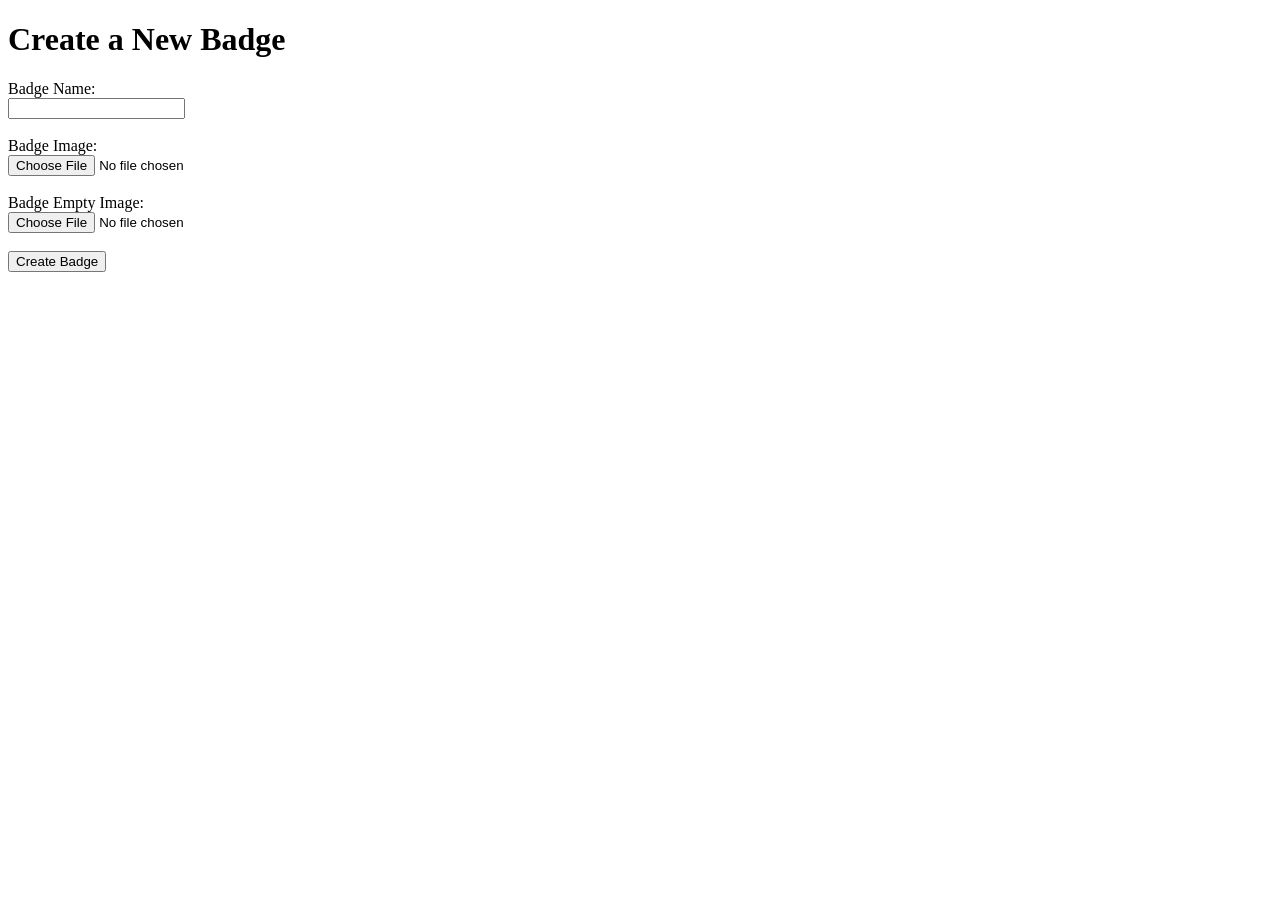
<file: admin/addBadge.html>
<!DOCTYPE html>
<html lang="en">
<head>
<meta charset="UTF-8" />
<meta name="viewport" content="width=device-width, initial-scale=1" />
<title>Create Badge</title>
</head>
<body>

<h1>Create a New Badge</h1>

<form id="badgeForm">
  <label>
    Badge Name:<br />
    <input type="text" id="badgeName" name="name" required />
  </label>
  <br /><br />

  <label>
    Badge Image:<br />
    <input type="file" id="badgeImage" name="image" accept="image/*" required />
  </label>
  <br /><br />

  <label>
    Badge Empty Image:<br />
    <input type="file" id="badgeImageEmpty" name="imageempty" accept="image/*" required />
  </label>
  <br /><br />

  <button type="submit">Create Badge</button>
</form>

<p id="result"></p>

<script src="/env.js"></script>
<script>
  document.getElementById("badgeForm").addEventListener("submit", async (e) => {
    e.preventDefault();

    const form = e.target;
    const formData = new FormData(form);

    try {
      const response = await fetch(window.env.API_URL + '/api/badge/add', {
        method: 'POST',
        body: formData
      });

      const resultText = await response.text();

      if (response.ok) {
        document.getElementById("result").textContent = "Badge created successfully!";
        form.reset();
      } else {
        document.getElementById("result").textContent = "Error: " + resultText;
      }
    } catch (err) {
      document.getElementById("result").textContent = "Error: " + err.message;
    }
  });
</script>

</body>
</html>
</file>
<file: quiz1.css>
@import url('https://fonts.googleapis.com/css2?family=Poppins:wght@200;300;400;500&display=swap');
@import url('https://fonts.googleapis.com/css2?family=Orbitron:wght@600&display=swap');
*{
  box-sizing: border-box;
}

body {
    background-color: #b8c6db;
    background-image: linear-gradient(315deg, #b8c6db 0%, #f5f7f7 100%);
    font-family: 'Poppins', sans-serif;
    display: flex;
    align-items: center;
    justify-content: center;
    height: 100vh;
    overflow: hidden;
    margin: 0;
}

.quiz-container {
    background-color: #fff;
    border-radius: 10px;
    box-shadow: 0 0 10px 2px rgba(100, 100, 100, 0.1);
    width: 600px;
    overflow: hidden;
}

.quiz-header{
    padding: 4rem;
}

h1{
    position: relative;
    text-align: center;
    font-family: 'Orbitron', sans-serif;
    font-size: 2.5rem;
    color: #03cae4;
    text-shadow: 2px 2px #000;
}

h2{
    padding: 1rem;
    text-align: center;
    margin: 0;
}

ul{
    list-style-type: none;
    padding: 0;
}

ul li{
    font-size: 1.2rem;
    margin: 1rem 0;
}

ul li label{
    cursor: pointer;
}

button{
    background-color: #03cae4;
    color: #fff;
    border: none;
    display: block;
    width: 100%;
    cursor: pointer;
    font-size: 1.1rem;
    font-family: inherit;
    padding: 1.3rem;
}

button:hover{
    background-color: #04adc4;
}

button:focus{
    outline: none;
    background-color: #44b927;
}
</file>
<file: metaQuest.css>
/* metaQuest.css */
body {
  font-family: "Segoe UI", sans-serif;
  line-height: 1.6;
  margin: 0;
  padding: 0;
  background-color: #f5f5f5;
  color: #333;
}

/* header {
  background: #20232a;
  color: white;
  padding: 1rem 2rem;
  text-align: center;
  box-shadow: 0 2px 4px rgba(0, 0, 0, 0.1);
} */

/* SIDE BAR */

nav ul {
  margin: 0;
  padding: 0;
  height: 100%;
  width: 260px;
  position: fixed;
  top: 0;
  left: 0;
  /* background-color: #262626; */
  /* background-color: #fd6555; */
  background-color: #847dff;
  height: 100vh;
  overflow-y: auto;
  scrollbar-width: thin;
  scrollbar-color: rgba(0, 0, 0, 0.35) transparent;
}
nav ul li {
  list-style: none;
}
nav ul li a {
  display: block;
  font-family: "Montserrat", sans-serif;
  text-decoration: none;
  text-transform: uppercase;
  font-size: 20px;
  color: #fff;
  position: relative;
  padding: 25px 0 25px 38px;
}
nav ul li a:before {
  content: "";
  position: absolute;
  top: 0px;
  right: 0px;
  width: 0%;
  height: 100%;
  background: #fd6555;
  border-radius: 40px 0px 0px 40px;
  z-index: -1;
  transition: all 300ms ease-in-out;
}
nav ul li a:hover {
  color: #2b2626;
}
nav ul li a:hover:before {
  width: 95%;
}

/*TITLE*/

header {
  /* background-color: #007bff; */
  background-color: #847dff;
  color: white;
  padding: 2rem 1rem;
  text-align: center;
}

header h1 {
  margin: 0;
  font-size: 2rem;
}

.wrapper {
  margin-left: 260px;
}
.section {
  display: grid;
  place-items: center;
  min-height: 100vh;
  text-align: center;
}
.box-area h2 {
  text-transform: uppercase;
  font-size: 50px;
}
.box-area p {
  line-height: 2;
}
.box-area {
  width: 75%;
}
.logo {
  width: 150px;
  height: 150px;
  border-radius: 50%;
  overflow: hidden;
  margin: 25px auto;
}
.logo img {
  width: 100%;
}

main {
  padding: 2rem 5vw;
  margin: auto;
  background: white;
  box-shadow: 0 0 10px rgba(0, 0, 0, 0.05);
  border-radius: 8px;
}

section {
  margin-bottom: 2.5rem;
}

h1,
h2 {
  color: #2c3e50;
}

h2 {
  margin-top: 2rem;
  border-bottom: 2px solid #ccc;
  padding-bottom: 0.5rem;
}

ul,
ol {
  padding-left: 1.5rem;
}

li {
  margin-bottom: 0.6rem;
}

img {
  max-width: 100%;
  height: auto;
  display: block;
  margin: 1rem 0;
  border-radius: 6px;
}

code {
  background: #eef;
  padding: 0.2rem 0.4rem;
  border-radius: 4px;
  font-family: monospace;
}

@media screen and (max-width: 600px) {
  body {
    font-size: 0.95rem;
  }
  main {
    padding: 1rem;
  }
}

/* BACK BUTTON  */

.back-button-container {
  text-align: center;
  margin-top: 3rem;
  margin-bottom: 2rem;
}

.back-button {
  display: inline-block;
  padding: 0.75rem 1.5rem;
  background-color: #007bff; /* Blue background */
  color: white;
  text-decoration: none;
  font-weight: bold;
  border-radius: 5px;
  transition: background-color 0.3s ease;
}

.back-button:hover {
  background-color: #0056b3; /* Darker blue on hover */
}
</file>
